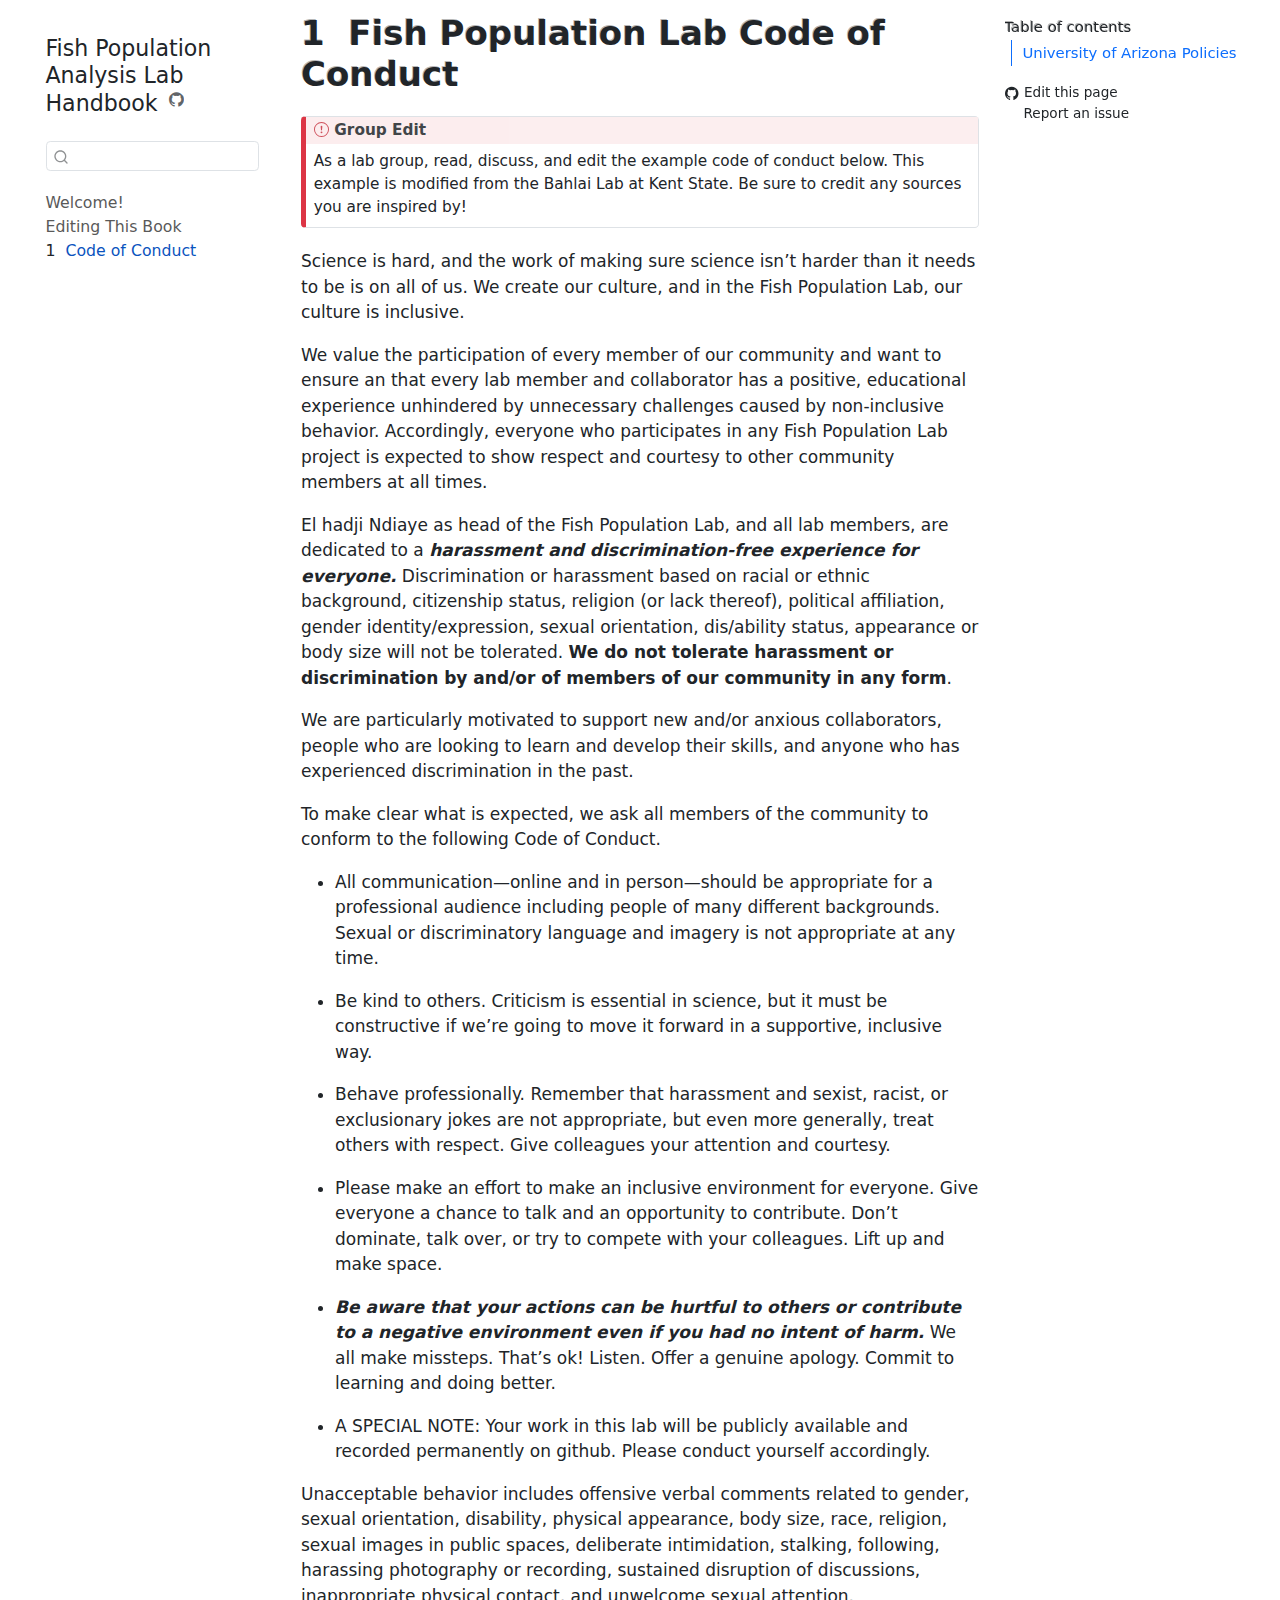
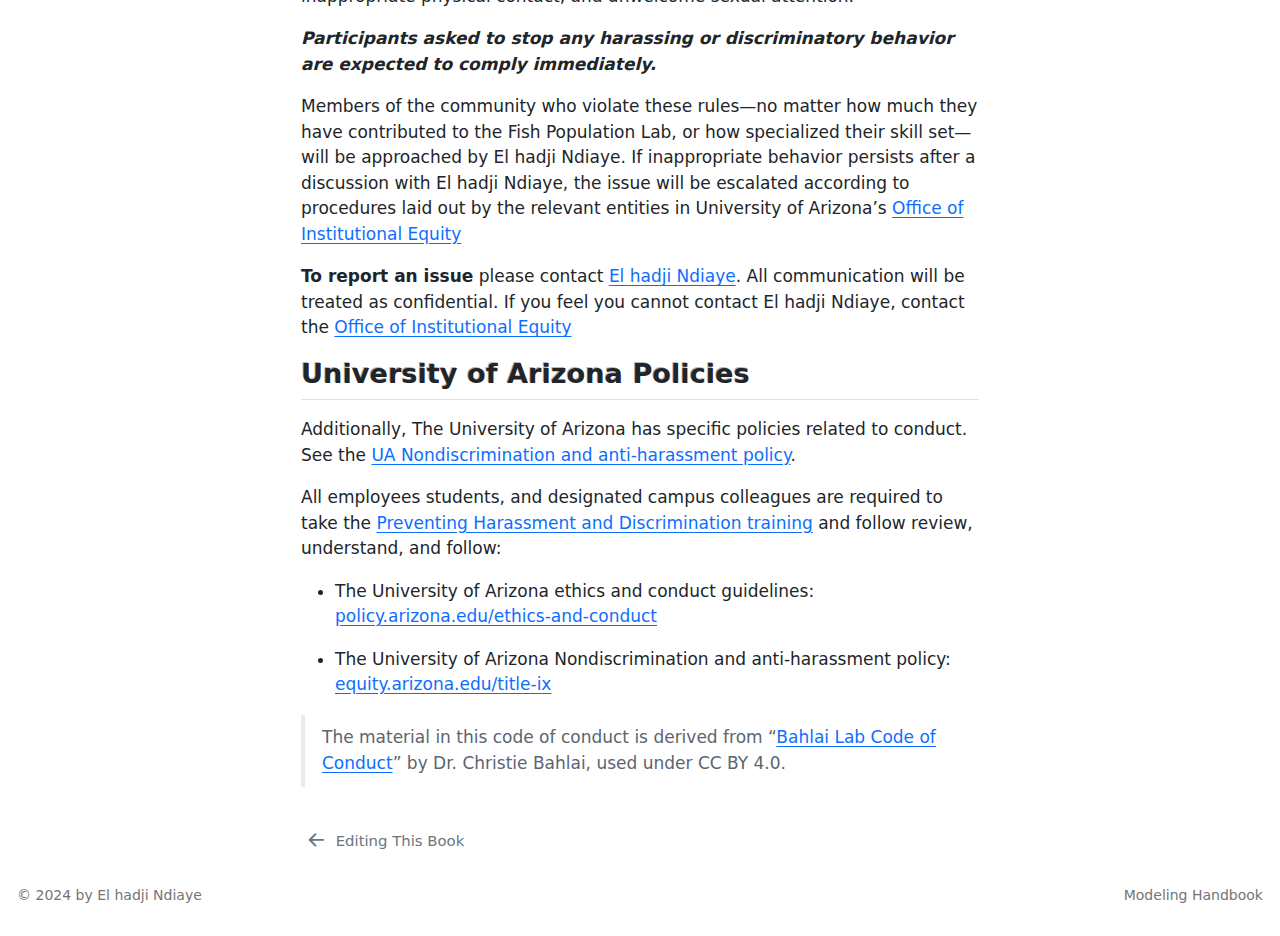
<file: code-of-conduct.html>
<!DOCTYPE html>
<html xmlns="http://www.w3.org/1999/xhtml" lang="en" xml:lang="en"><head>

<meta charset="utf-8">
<meta name="generator" content="quarto-1.6.43">

<meta name="viewport" content="width=device-width, initial-scale=1.0, user-scalable=yes">


<title>1&nbsp; Fish Population Lab Code of Conduct – Fish Population Analysis Lab Handbook</title>
<style>
code{white-space: pre-wrap;}
span.smallcaps{font-variant: small-caps;}
div.columns{display: flex; gap: min(4vw, 1.5em);}
div.column{flex: auto; overflow-x: auto;}
div.hanging-indent{margin-left: 1.5em; text-indent: -1.5em;}
ul.task-list{list-style: none;}
ul.task-list li input[type="checkbox"] {
  width: 0.8em;
  margin: 0 0.8em 0.2em -1em; /* quarto-specific, see https://github.com/quarto-dev/quarto-cli/issues/4556 */ 
  vertical-align: middle;
}
</style>


<script src="site_libs/quarto-nav/quarto-nav.js"></script>
<script src="site_libs/quarto-nav/headroom.min.js"></script>
<script src="site_libs/clipboard/clipboard.min.js"></script>
<script src="site_libs/quarto-search/autocomplete.umd.js"></script>
<script src="site_libs/quarto-search/fuse.min.js"></script>
<script src="site_libs/quarto-search/quarto-search.js"></script>
<meta name="quarto:offset" content="./">
<link href="./contributing.html" rel="prev">
<script src="site_libs/quarto-html/quarto.js"></script>
<script src="site_libs/quarto-html/popper.min.js"></script>
<script src="site_libs/quarto-html/tippy.umd.min.js"></script>
<script src="site_libs/quarto-html/anchor.min.js"></script>
<link href="site_libs/quarto-html/tippy.css" rel="stylesheet">
<link href="site_libs/quarto-html/quarto-syntax-highlighting-d4d76bf8491c20bad77d141916dc28e1.css" rel="stylesheet" id="quarto-text-highlighting-styles">
<script src="site_libs/bootstrap/bootstrap.min.js"></script>
<link href="site_libs/bootstrap/bootstrap-icons.css" rel="stylesheet">
<link href="site_libs/bootstrap/bootstrap-fc1151a43847500ac6ea58c4fce8edda.min.css" rel="stylesheet" append-hash="true" id="quarto-bootstrap" data-mode="light">
<script id="quarto-search-options" type="application/json">{
  "location": "sidebar",
  "copy-button": false,
  "collapse-after": 3,
  "panel-placement": "start",
  "type": "textbox",
  "limit": 50,
  "keyboard-shortcut": [
    "f",
    "/",
    "s"
  ],
  "show-item-context": false,
  "language": {
    "search-no-results-text": "No results",
    "search-matching-documents-text": "matching documents",
    "search-copy-link-title": "Copy link to search",
    "search-hide-matches-text": "Hide additional matches",
    "search-more-match-text": "more match in this document",
    "search-more-matches-text": "more matches in this document",
    "search-clear-button-title": "Clear",
    "search-text-placeholder": "",
    "search-detached-cancel-button-title": "Cancel",
    "search-submit-button-title": "Submit",
    "search-label": "Search"
  }
}</script>


</head>

<body class="nav-sidebar floating">

<div id="quarto-search-results"></div>
  <header id="quarto-header" class="headroom fixed-top">
  <nav class="quarto-secondary-nav">
    <div class="container-fluid d-flex">
      <button type="button" class="quarto-btn-toggle btn" data-bs-toggle="collapse" role="button" data-bs-target=".quarto-sidebar-collapse-item" aria-controls="quarto-sidebar" aria-expanded="false" aria-label="Toggle sidebar navigation" onclick="if (window.quartoToggleHeadroom) { window.quartoToggleHeadroom(); }">
        <i class="bi bi-layout-text-sidebar-reverse"></i>
      </button>
        <nav class="quarto-page-breadcrumbs" aria-label="breadcrumb"><ol class="breadcrumb"><li class="breadcrumb-item"><a href="./code-of-conduct.html"><span class="chapter-number">1</span>&nbsp; <span class="chapter-title">Code of Conduct</span></a></li></ol></nav>
        <a class="flex-grow-1" role="navigation" data-bs-toggle="collapse" data-bs-target=".quarto-sidebar-collapse-item" aria-controls="quarto-sidebar" aria-expanded="false" aria-label="Toggle sidebar navigation" onclick="if (window.quartoToggleHeadroom) { window.quartoToggleHeadroom(); }">      
        </a>
      <button type="button" class="btn quarto-search-button" aria-label="Search" onclick="window.quartoOpenSearch();">
        <i class="bi bi-search"></i>
      </button>
    </div>
  </nav>
</header>
<!-- content -->
<div id="quarto-content" class="quarto-container page-columns page-rows-contents page-layout-article">
<!-- sidebar -->
  <nav id="quarto-sidebar" class="sidebar collapse collapse-horizontal quarto-sidebar-collapse-item sidebar-navigation floating overflow-auto">
    <div class="pt-lg-2 mt-2 text-left sidebar-header">
    <div class="sidebar-title mb-0 py-0">
      <a href="./">Fish Population Analysis Lab Handbook</a> 
        <div class="sidebar-tools-main">
    <a href="https://github.com/Fish-Population-Analysis-Lab/Modeling-Handbook#" title="Source Code" class="quarto-navigation-tool px-1" aria-label="Source Code"><i class="bi bi-github"></i></a>
</div>
    </div>
      </div>
        <div class="mt-2 flex-shrink-0 align-items-center">
        <div class="sidebar-search">
        <div id="quarto-search" class="" title="Search"></div>
        </div>
        </div>
    <div class="sidebar-menu-container"> 
    <ul class="list-unstyled mt-1">
        <li class="sidebar-item">
  <div class="sidebar-item-container"> 
  <a href="./index.html" class="sidebar-item-text sidebar-link">
 <span class="menu-text">Welcome!</span></a>
  </div>
</li>
        <li class="sidebar-item">
  <div class="sidebar-item-container"> 
  <a href="./contributing.html" class="sidebar-item-text sidebar-link">
 <span class="menu-text">Editing This Book</span></a>
  </div>
</li>
        <li class="sidebar-item">
  <div class="sidebar-item-container"> 
  <a href="./code-of-conduct.html" class="sidebar-item-text sidebar-link active">
 <span class="menu-text"><span class="chapter-number">1</span>&nbsp; <span class="chapter-title">Code of Conduct</span></span></a>
  </div>
</li>
    </ul>
    </div>
</nav>
<div id="quarto-sidebar-glass" class="quarto-sidebar-collapse-item" data-bs-toggle="collapse" data-bs-target=".quarto-sidebar-collapse-item"></div>
<!-- margin-sidebar -->
    <div id="quarto-margin-sidebar" class="sidebar margin-sidebar">
        <nav id="TOC" role="doc-toc" class="toc-active">
    <h2 id="toc-title">Table of contents</h2>
   
  <ul>
  <li><a href="#university-of-arizona-policies" id="toc-university-of-arizona-policies" class="nav-link active" data-scroll-target="#university-of-arizona-policies">University of Arizona Policies</a></li>
  </ul>
<div class="toc-actions"><ul><li><a href="https://github.com/Fish-Population-Analysis-Lab/Modeling-Handbook#/edit/main/code-of-conduct.qmd" target="_blank" class="toc-action"><i class="bi bi-github"></i>Edit this page</a></li><li><a href="https://github.com/Fish-Population-Analysis-Lab/Modeling-Handbook#/issues/new" target="_blank" class="toc-action"><i class="bi empty"></i>Report an issue</a></li></ul></div></nav>
    </div>
<!-- main -->
<main class="content" id="quarto-document-content">

<header id="title-block-header" class="quarto-title-block default">
<div class="quarto-title">
<h1 class="title"><span class="chapter-number">1</span>&nbsp; <span class="chapter-title">Fish Population Lab Code of Conduct</span></h1>
</div>



<div class="quarto-title-meta">

    
  
    
  </div>
  


</header>


<div class="callout callout-style-default callout-important callout-titled">
<div class="callout-header d-flex align-content-center">
<div class="callout-icon-container">
<i class="callout-icon"></i>
</div>
<div class="callout-title-container flex-fill">
Group Edit
</div>
</div>
<div class="callout-body-container callout-body">
<p>As a lab group, read, discuss, and edit the example code of conduct below. This example is modified from the Bahlai Lab at Kent State. Be sure to credit any sources you are inspired by!</p>
</div>
</div>
<p>Science is hard, and the work of making sure science isn’t harder than it needs to be is on all of us. We create our culture, and in the Fish Population Lab, our culture is inclusive.</p>
<p>We value the participation of every member of our community and want to ensure an that every lab member and collaborator has a positive, educational experience unhindered by unnecessary challenges caused by non-inclusive behavior. Accordingly, everyone who participates in any Fish Population Lab project is expected to show respect and courtesy to other community members at all times.</p>
<p>El hadji Ndiaye as head of the Fish Population Lab, and all lab members, are dedicated to a <strong><em>harassment and discrimination-free experience for everyone.</em></strong> Discrimination or harassment based on racial or ethnic background, citizenship status, religion (or lack thereof), political affiliation, gender identity/expression, sexual orientation, dis/ability status, appearance or body size will not be tolerated. <strong>We do not tolerate harassment or discrimination by and/or of members of our community in any form</strong>.</p>
<p>We are particularly motivated to support new and/or anxious collaborators, people who are looking to learn and develop their skills, and anyone who has experienced discrimination in the past.</p>
<p>To make clear what is expected, we ask all members of the community to conform to the following Code of Conduct.</p>
<ul>
<li><p>All communication—online and in person—should be appropriate for a professional audience including people of many different backgrounds. Sexual or discriminatory language and imagery is not appropriate at any time.</p></li>
<li><p>Be kind to others. Criticism is essential in science, but it must be constructive if we’re going to move it forward in a supportive, inclusive way.</p></li>
<li><p>Behave professionally. Remember that harassment and sexist, racist, or exclusionary jokes are not appropriate, but even more generally, treat others with respect. Give colleagues your attention and courtesy.</p></li>
<li><p>Please make an effort to make an inclusive environment for everyone. Give everyone a chance to talk and an opportunity to contribute. Don’t dominate, talk over, or try to compete with your colleagues. Lift up and make space.</p></li>
<li><p><strong><em>Be aware that your actions can be hurtful to others or contribute to a negative environment even if you had no intent of harm.</em></strong> We all make missteps. That’s ok! Listen. Offer a genuine apology. Commit to learning and doing better.</p></li>
<li><p>A SPECIAL NOTE: Your work in this lab will be publicly available and recorded permanently on github. Please conduct yourself accordingly.</p></li>
</ul>
<p>Unacceptable behavior includes offensive verbal comments related to gender, sexual orientation, disability, physical appearance, body size, race, religion, sexual images in public spaces, deliberate intimidation, stalking, following, harassing photography or recording, sustained disruption of discussions, inappropriate physical contact, and unwelcome sexual attention.</p>
<p><strong><em>Participants asked to stop any harassing or discriminatory behavior are expected to comply immediately.</em></strong></p>
<p>Members of the community who violate these rules—no matter how much they have contributed to the Fish Population Lab, or how specialized their skill set—will be approached by El hadji Ndiaye. If inappropriate behavior persists after a discussion with El hadji Ndiaye, the issue will be escalated according to procedures laid out by the relevant entities in University of Arizona’s <a href="https://equity.arizona.edu/">Office of Institutional Equity</a></p>
<p><strong>To report an issue</strong> please contact <a href="mailto:elusan2022@gmail.com">El hadji Ndiaye</a>. All communication will be treated as confidential. If you feel you cannot contact El hadji Ndiaye, contact the <a href="https://equity.arizona.edu/reporting">Office of Institutional Equity</a></p>
<section id="university-of-arizona-policies" class="level2">
<h2 class="anchored" data-anchor-id="university-of-arizona-policies">University of Arizona Policies</h2>
<p>Additionally, The University of Arizona has specific policies related to conduct. See the <a href="https://policy.arizona.edu/human-resources/nondiscrimination-and-anti-harassment-policy">UA Nondiscrimination and anti-harassment policy</a>.</p>
<p>All employees students, and designated campus colleagues are required to take the <a href="https://equity.arizona.edu/training/online-training">Preventing Harassment and Discrimination training</a> and follow review, understand, and follow:</p>
<ul>
<li><p>The University of Arizona ethics and conduct guidelines: <a href="https://policy.arizona.edu/ethics-and-conduct">policy.arizona.edu/ethics-and-conduct</a></p></li>
<li><p>The University of Arizona Nondiscrimination and anti-harassment policy: <a href="https://equity.arizona.edu/title-ix">equity.arizona.edu/title-ix</a></p></li>
</ul>
<blockquote class="blockquote">
<p>The material in this code of conduct is derived from “<a href="https://github.com/BahlaiLab/Policies/blob/master/Code_of_conduct.md">Bahlai Lab Code of Conduct</a>” by Dr.&nbsp;Christie Bahlai, used under CC BY 4.0.</p>
</blockquote>


</section>

</main> <!-- /main -->
<script id="quarto-html-after-body" type="application/javascript">
window.document.addEventListener("DOMContentLoaded", function (event) {
  const toggleBodyColorMode = (bsSheetEl) => {
    const mode = bsSheetEl.getAttribute("data-mode");
    const bodyEl = window.document.querySelector("body");
    if (mode === "dark") {
      bodyEl.classList.add("quarto-dark");
      bodyEl.classList.remove("quarto-light");
    } else {
      bodyEl.classList.add("quarto-light");
      bodyEl.classList.remove("quarto-dark");
    }
  }
  const toggleBodyColorPrimary = () => {
    const bsSheetEl = window.document.querySelector("link#quarto-bootstrap");
    if (bsSheetEl) {
      toggleBodyColorMode(bsSheetEl);
    }
  }
  toggleBodyColorPrimary();  
  const icon = "";
  const anchorJS = new window.AnchorJS();
  anchorJS.options = {
    placement: 'right',
    icon: icon
  };
  anchorJS.add('.anchored');
  const isCodeAnnotation = (el) => {
    for (const clz of el.classList) {
      if (clz.startsWith('code-annotation-')) {                     
        return true;
      }
    }
    return false;
  }
  const onCopySuccess = function(e) {
    // button target
    const button = e.trigger;
    // don't keep focus
    button.blur();
    // flash "checked"
    button.classList.add('code-copy-button-checked');
    var currentTitle = button.getAttribute("title");
    button.setAttribute("title", "Copied!");
    let tooltip;
    if (window.bootstrap) {
      button.setAttribute("data-bs-toggle", "tooltip");
      button.setAttribute("data-bs-placement", "left");
      button.setAttribute("data-bs-title", "Copied!");
      tooltip = new bootstrap.Tooltip(button, 
        { trigger: "manual", 
          customClass: "code-copy-button-tooltip",
          offset: [0, -8]});
      tooltip.show();    
    }
    setTimeout(function() {
      if (tooltip) {
        tooltip.hide();
        button.removeAttribute("data-bs-title");
        button.removeAttribute("data-bs-toggle");
        button.removeAttribute("data-bs-placement");
      }
      button.setAttribute("title", currentTitle);
      button.classList.remove('code-copy-button-checked');
    }, 1000);
    // clear code selection
    e.clearSelection();
  }
  const getTextToCopy = function(trigger) {
      const codeEl = trigger.previousElementSibling.cloneNode(true);
      for (const childEl of codeEl.children) {
        if (isCodeAnnotation(childEl)) {
          childEl.remove();
        }
      }
      return codeEl.innerText;
  }
  const clipboard = new window.ClipboardJS('.code-copy-button:not([data-in-quarto-modal])', {
    text: getTextToCopy
  });
  clipboard.on('success', onCopySuccess);
  if (window.document.getElementById('quarto-embedded-source-code-modal')) {
    const clipboardModal = new window.ClipboardJS('.code-copy-button[data-in-quarto-modal]', {
      text: getTextToCopy,
      container: window.document.getElementById('quarto-embedded-source-code-modal')
    });
    clipboardModal.on('success', onCopySuccess);
  }
    var localhostRegex = new RegExp(/^(?:http|https):\/\/localhost\:?[0-9]*\//);
    var mailtoRegex = new RegExp(/^mailto:/);
      var filterRegex = new RegExp('/' + window.location.host + '/');
    var isInternal = (href) => {
        return filterRegex.test(href) || localhostRegex.test(href) || mailtoRegex.test(href);
    }
    // Inspect non-navigation links and adorn them if external
 	var links = window.document.querySelectorAll('a[href]:not(.nav-link):not(.navbar-brand):not(.toc-action):not(.sidebar-link):not(.sidebar-item-toggle):not(.pagination-link):not(.no-external):not([aria-hidden]):not(.dropdown-item):not(.quarto-navigation-tool):not(.about-link)');
    for (var i=0; i<links.length; i++) {
      const link = links[i];
      if (!isInternal(link.href)) {
        // undo the damage that might have been done by quarto-nav.js in the case of
        // links that we want to consider external
        if (link.dataset.originalHref !== undefined) {
          link.href = link.dataset.originalHref;
        }
          // target, if specified
          link.setAttribute("target", "_blank");
          if (link.getAttribute("rel") === null) {
            link.setAttribute("rel", "noopener");
          }
      }
    }
  function tippyHover(el, contentFn, onTriggerFn, onUntriggerFn) {
    const config = {
      allowHTML: true,
      maxWidth: 500,
      delay: 100,
      arrow: false,
      appendTo: function(el) {
          return el.parentElement;
      },
      interactive: true,
      interactiveBorder: 10,
      theme: 'quarto',
      placement: 'bottom-start',
    };
    if (contentFn) {
      config.content = contentFn;
    }
    if (onTriggerFn) {
      config.onTrigger = onTriggerFn;
    }
    if (onUntriggerFn) {
      config.onUntrigger = onUntriggerFn;
    }
    window.tippy(el, config); 
  }
  const noterefs = window.document.querySelectorAll('a[role="doc-noteref"]');
  for (var i=0; i<noterefs.length; i++) {
    const ref = noterefs[i];
    tippyHover(ref, function() {
      // use id or data attribute instead here
      let href = ref.getAttribute('data-footnote-href') || ref.getAttribute('href');
      try { href = new URL(href).hash; } catch {}
      const id = href.replace(/^#\/?/, "");
      const note = window.document.getElementById(id);
      if (note) {
        return note.innerHTML;
      } else {
        return "";
      }
    });
  }
  const xrefs = window.document.querySelectorAll('a.quarto-xref');
  const processXRef = (id, note) => {
    // Strip column container classes
    const stripColumnClz = (el) => {
      el.classList.remove("page-full", "page-columns");
      if (el.children) {
        for (const child of el.children) {
          stripColumnClz(child);
        }
      }
    }
    stripColumnClz(note)
    if (id === null || id.startsWith('sec-')) {
      // Special case sections, only their first couple elements
      const container = document.createElement("div");
      if (note.children && note.children.length > 2) {
        container.appendChild(note.children[0].cloneNode(true));
        for (let i = 1; i < note.children.length; i++) {
          const child = note.children[i];
          if (child.tagName === "P" && child.innerText === "") {
            continue;
          } else {
            container.appendChild(child.cloneNode(true));
            break;
          }
        }
        if (window.Quarto?.typesetMath) {
          window.Quarto.typesetMath(container);
        }
        return container.innerHTML
      } else {
        if (window.Quarto?.typesetMath) {
          window.Quarto.typesetMath(note);
        }
        return note.innerHTML;
      }
    } else {
      // Remove any anchor links if they are present
      const anchorLink = note.querySelector('a.anchorjs-link');
      if (anchorLink) {
        anchorLink.remove();
      }
      if (window.Quarto?.typesetMath) {
        window.Quarto.typesetMath(note);
      }
      if (note.classList.contains("callout")) {
        return note.outerHTML;
      } else {
        return note.innerHTML;
      }
    }
  }
  for (var i=0; i<xrefs.length; i++) {
    const xref = xrefs[i];
    tippyHover(xref, undefined, function(instance) {
      instance.disable();
      let url = xref.getAttribute('href');
      let hash = undefined; 
      if (url.startsWith('#')) {
        hash = url;
      } else {
        try { hash = new URL(url).hash; } catch {}
      }
      if (hash) {
        const id = hash.replace(/^#\/?/, "");
        const note = window.document.getElementById(id);
        if (note !== null) {
          try {
            const html = processXRef(id, note.cloneNode(true));
            instance.setContent(html);
          } finally {
            instance.enable();
            instance.show();
          }
        } else {
          // See if we can fetch this
          fetch(url.split('#')[0])
          .then(res => res.text())
          .then(html => {
            const parser = new DOMParser();
            const htmlDoc = parser.parseFromString(html, "text/html");
            const note = htmlDoc.getElementById(id);
            if (note !== null) {
              const html = processXRef(id, note);
              instance.setContent(html);
            } 
          }).finally(() => {
            instance.enable();
            instance.show();
          });
        }
      } else {
        // See if we can fetch a full url (with no hash to target)
        // This is a special case and we should probably do some content thinning / targeting
        fetch(url)
        .then(res => res.text())
        .then(html => {
          const parser = new DOMParser();
          const htmlDoc = parser.parseFromString(html, "text/html");
          const note = htmlDoc.querySelector('main.content');
          if (note !== null) {
            // This should only happen for chapter cross references
            // (since there is no id in the URL)
            // remove the first header
            if (note.children.length > 0 && note.children[0].tagName === "HEADER") {
              note.children[0].remove();
            }
            const html = processXRef(null, note);
            instance.setContent(html);
          } 
        }).finally(() => {
          instance.enable();
          instance.show();
        });
      }
    }, function(instance) {
    });
  }
      let selectedAnnoteEl;
      const selectorForAnnotation = ( cell, annotation) => {
        let cellAttr = 'data-code-cell="' + cell + '"';
        let lineAttr = 'data-code-annotation="' +  annotation + '"';
        const selector = 'span[' + cellAttr + '][' + lineAttr + ']';
        return selector;
      }
      const selectCodeLines = (annoteEl) => {
        const doc = window.document;
        const targetCell = annoteEl.getAttribute("data-target-cell");
        const targetAnnotation = annoteEl.getAttribute("data-target-annotation");
        const annoteSpan = window.document.querySelector(selectorForAnnotation(targetCell, targetAnnotation));
        const lines = annoteSpan.getAttribute("data-code-lines").split(",");
        const lineIds = lines.map((line) => {
          return targetCell + "-" + line;
        })
        let top = null;
        let height = null;
        let parent = null;
        if (lineIds.length > 0) {
            //compute the position of the single el (top and bottom and make a div)
            const el = window.document.getElementById(lineIds[0]);
            top = el.offsetTop;
            height = el.offsetHeight;
            parent = el.parentElement.parentElement;
          if (lineIds.length > 1) {
            const lastEl = window.document.getElementById(lineIds[lineIds.length - 1]);
            const bottom = lastEl.offsetTop + lastEl.offsetHeight;
            height = bottom - top;
          }
          if (top !== null && height !== null && parent !== null) {
            // cook up a div (if necessary) and position it 
            let div = window.document.getElementById("code-annotation-line-highlight");
            if (div === null) {
              div = window.document.createElement("div");
              div.setAttribute("id", "code-annotation-line-highlight");
              div.style.position = 'absolute';
              parent.appendChild(div);
            }
            div.style.top = top - 2 + "px";
            div.style.height = height + 4 + "px";
            div.style.left = 0;
            let gutterDiv = window.document.getElementById("code-annotation-line-highlight-gutter");
            if (gutterDiv === null) {
              gutterDiv = window.document.createElement("div");
              gutterDiv.setAttribute("id", "code-annotation-line-highlight-gutter");
              gutterDiv.style.position = 'absolute';
              const codeCell = window.document.getElementById(targetCell);
              const gutter = codeCell.querySelector('.code-annotation-gutter');
              gutter.appendChild(gutterDiv);
            }
            gutterDiv.style.top = top - 2 + "px";
            gutterDiv.style.height = height + 4 + "px";
          }
          selectedAnnoteEl = annoteEl;
        }
      };
      const unselectCodeLines = () => {
        const elementsIds = ["code-annotation-line-highlight", "code-annotation-line-highlight-gutter"];
        elementsIds.forEach((elId) => {
          const div = window.document.getElementById(elId);
          if (div) {
            div.remove();
          }
        });
        selectedAnnoteEl = undefined;
      };
        // Handle positioning of the toggle
    window.addEventListener(
      "resize",
      throttle(() => {
        elRect = undefined;
        if (selectedAnnoteEl) {
          selectCodeLines(selectedAnnoteEl);
        }
      }, 10)
    );
    function throttle(fn, ms) {
    let throttle = false;
    let timer;
      return (...args) => {
        if(!throttle) { // first call gets through
            fn.apply(this, args);
            throttle = true;
        } else { // all the others get throttled
            if(timer) clearTimeout(timer); // cancel #2
            timer = setTimeout(() => {
              fn.apply(this, args);
              timer = throttle = false;
            }, ms);
        }
      };
    }
      // Attach click handler to the DT
      const annoteDls = window.document.querySelectorAll('dt[data-target-cell]');
      for (const annoteDlNode of annoteDls) {
        annoteDlNode.addEventListener('click', (event) => {
          const clickedEl = event.target;
          if (clickedEl !== selectedAnnoteEl) {
            unselectCodeLines();
            const activeEl = window.document.querySelector('dt[data-target-cell].code-annotation-active');
            if (activeEl) {
              activeEl.classList.remove('code-annotation-active');
            }
            selectCodeLines(clickedEl);
            clickedEl.classList.add('code-annotation-active');
          } else {
            // Unselect the line
            unselectCodeLines();
            clickedEl.classList.remove('code-annotation-active');
          }
        });
      }
  const findCites = (el) => {
    const parentEl = el.parentElement;
    if (parentEl) {
      const cites = parentEl.dataset.cites;
      if (cites) {
        return {
          el,
          cites: cites.split(' ')
        };
      } else {
        return findCites(el.parentElement)
      }
    } else {
      return undefined;
    }
  };
  var bibliorefs = window.document.querySelectorAll('a[role="doc-biblioref"]');
  for (var i=0; i<bibliorefs.length; i++) {
    const ref = bibliorefs[i];
    const citeInfo = findCites(ref);
    if (citeInfo) {
      tippyHover(citeInfo.el, function() {
        var popup = window.document.createElement('div');
        citeInfo.cites.forEach(function(cite) {
          var citeDiv = window.document.createElement('div');
          citeDiv.classList.add('hanging-indent');
          citeDiv.classList.add('csl-entry');
          var biblioDiv = window.document.getElementById('ref-' + cite);
          if (biblioDiv) {
            citeDiv.innerHTML = biblioDiv.innerHTML;
          }
          popup.appendChild(citeDiv);
        });
        return popup.innerHTML;
      });
    }
  }
});
</script>
<nav class="page-navigation">
  <div class="nav-page nav-page-previous">
      <a href="./contributing.html" class="pagination-link" aria-label="Editing This Book">
        <i class="bi bi-arrow-left-short"></i> <span class="nav-page-text">Editing This Book</span>
      </a>          
  </div>
  <div class="nav-page nav-page-next">
  </div>
</nav>
</div> <!-- /content -->
<footer class="footer">
  <div class="nav-footer">
    <div class="nav-footer-left">
<p>© 2024 by El hadji Ndiaye</p>
</div>   
    <div class="nav-footer-center">
      &nbsp;
    <div class="toc-actions d-sm-block d-md-none"><ul><li><a href="https://github.com/Fish-Population-Analysis-Lab/Modeling-Handbook#/edit/main/code-of-conduct.qmd" target="_blank" class="toc-action"><i class="bi bi-github"></i>Edit this page</a></li><li><a href="https://github.com/Fish-Population-Analysis-Lab/Modeling-Handbook#/issues/new" target="_blank" class="toc-action"><i class="bi empty"></i>Report an issue</a></li></ul></div></div>
    <div class="nav-footer-right">
<p>Modeling Handbook</p>
</div>
  </div>
</footer>




</body></html>
</file>
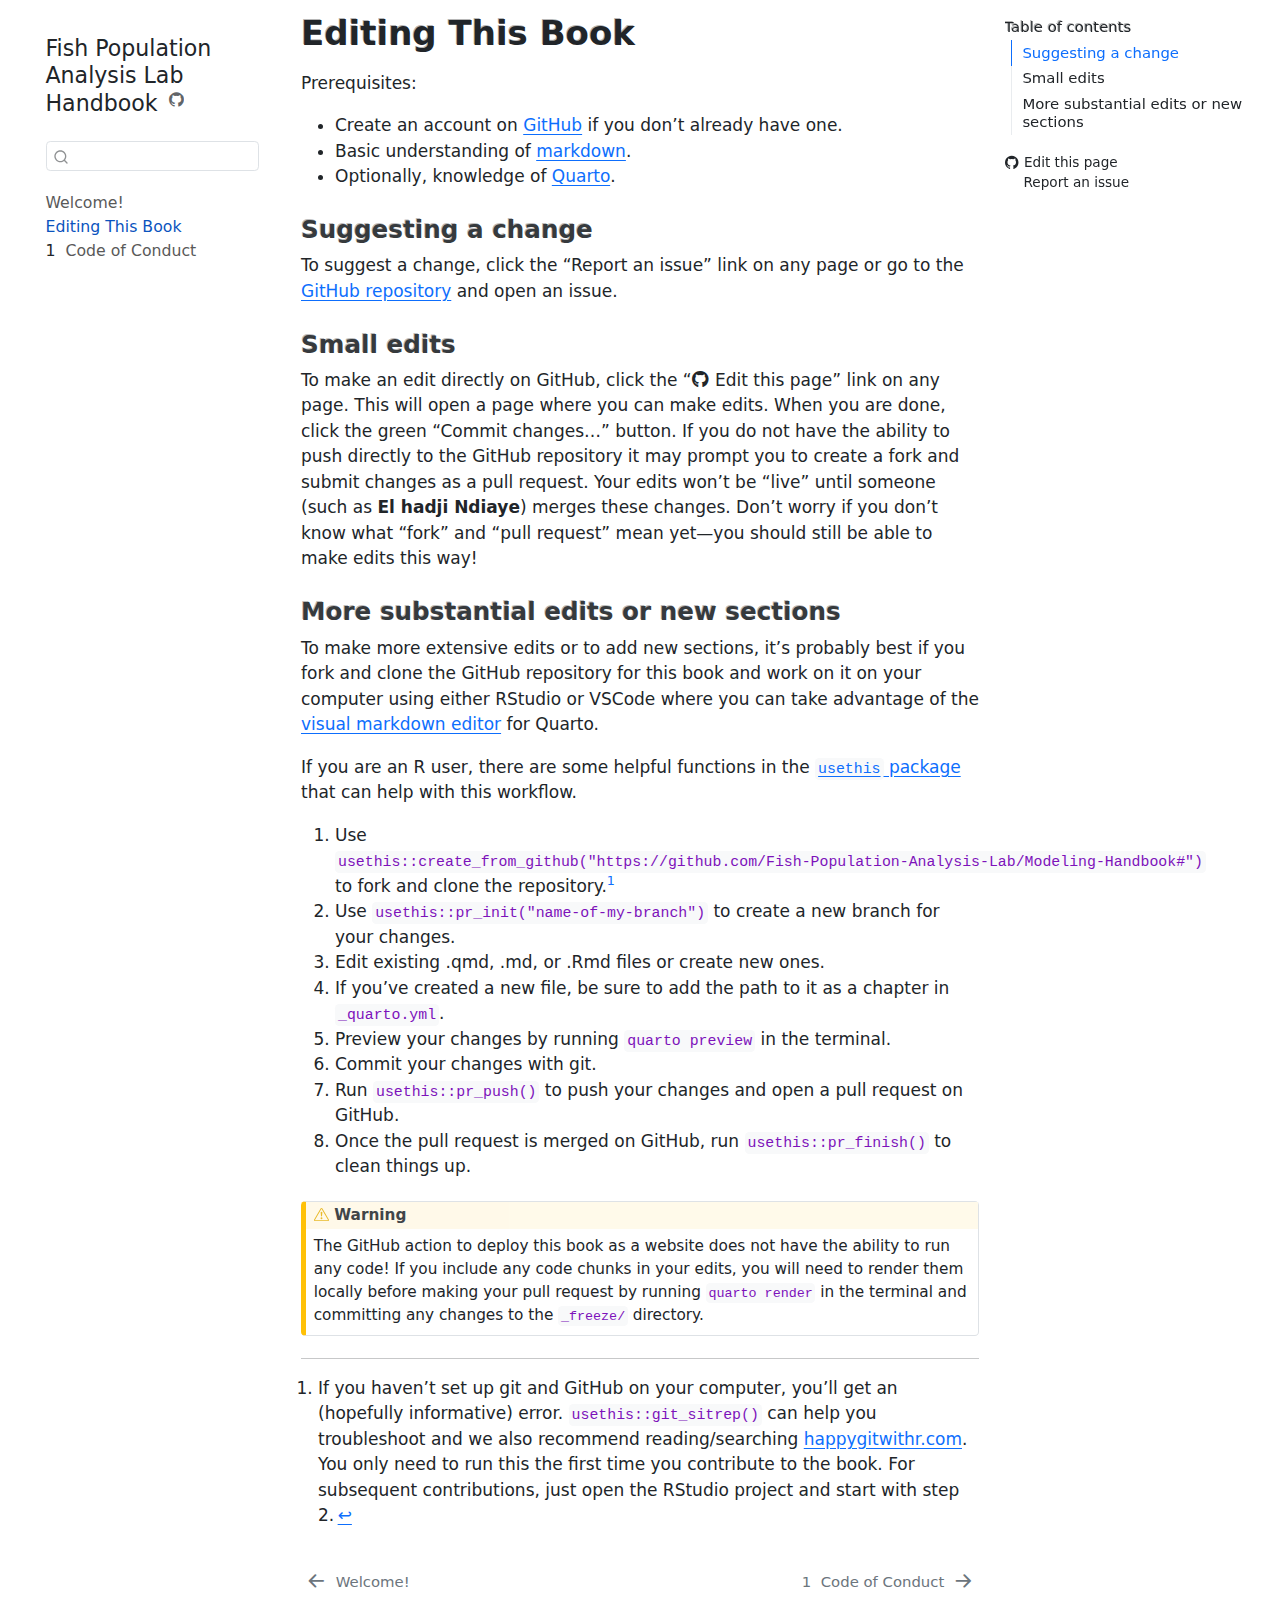
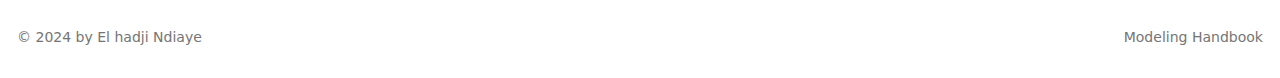
<file: contributing.html>
<!DOCTYPE html>
<html xmlns="http://www.w3.org/1999/xhtml" lang="en" xml:lang="en"><head>

<meta charset="utf-8">
<meta name="generator" content="quarto-1.6.43">

<meta name="viewport" content="width=device-width, initial-scale=1.0, user-scalable=yes">


<title>Editing This Book – Fish Population Analysis Lab Handbook</title>
<style>
code{white-space: pre-wrap;}
span.smallcaps{font-variant: small-caps;}
div.columns{display: flex; gap: min(4vw, 1.5em);}
div.column{flex: auto; overflow-x: auto;}
div.hanging-indent{margin-left: 1.5em; text-indent: -1.5em;}
ul.task-list{list-style: none;}
ul.task-list li input[type="checkbox"] {
  width: 0.8em;
  margin: 0 0.8em 0.2em -1em; /* quarto-specific, see https://github.com/quarto-dev/quarto-cli/issues/4556 */ 
  vertical-align: middle;
}
</style>


<script src="site_libs/quarto-nav/quarto-nav.js"></script>
<script src="site_libs/quarto-nav/headroom.min.js"></script>
<script src="site_libs/clipboard/clipboard.min.js"></script>
<script src="site_libs/quarto-search/autocomplete.umd.js"></script>
<script src="site_libs/quarto-search/fuse.min.js"></script>
<script src="site_libs/quarto-search/quarto-search.js"></script>
<meta name="quarto:offset" content="./">
<link href="./code-of-conduct.html" rel="next">
<link href="./index.html" rel="prev">
<script src="site_libs/quarto-html/quarto.js"></script>
<script src="site_libs/quarto-html/popper.min.js"></script>
<script src="site_libs/quarto-html/tippy.umd.min.js"></script>
<script src="site_libs/quarto-html/anchor.min.js"></script>
<link href="site_libs/quarto-html/tippy.css" rel="stylesheet">
<link href="site_libs/quarto-html/quarto-syntax-highlighting-d4d76bf8491c20bad77d141916dc28e1.css" rel="stylesheet" id="quarto-text-highlighting-styles">
<script src="site_libs/bootstrap/bootstrap.min.js"></script>
<link href="site_libs/bootstrap/bootstrap-icons.css" rel="stylesheet">
<link href="site_libs/bootstrap/bootstrap-fc1151a43847500ac6ea58c4fce8edda.min.css" rel="stylesheet" append-hash="true" id="quarto-bootstrap" data-mode="light">
<link href="site_libs/quarto-contrib/fontawesome6-0.1.0/all.css" rel="stylesheet">
<link href="site_libs/quarto-contrib/fontawesome6-0.1.0/latex-fontsize.css" rel="stylesheet">
<script id="quarto-search-options" type="application/json">{
  "location": "sidebar",
  "copy-button": false,
  "collapse-after": 3,
  "panel-placement": "start",
  "type": "textbox",
  "limit": 50,
  "keyboard-shortcut": [
    "f",
    "/",
    "s"
  ],
  "show-item-context": false,
  "language": {
    "search-no-results-text": "No results",
    "search-matching-documents-text": "matching documents",
    "search-copy-link-title": "Copy link to search",
    "search-hide-matches-text": "Hide additional matches",
    "search-more-match-text": "more match in this document",
    "search-more-matches-text": "more matches in this document",
    "search-clear-button-title": "Clear",
    "search-text-placeholder": "",
    "search-detached-cancel-button-title": "Cancel",
    "search-submit-button-title": "Submit",
    "search-label": "Search"
  }
}</script>


</head>

<body class="nav-sidebar floating">

<div id="quarto-search-results"></div>
  <header id="quarto-header" class="headroom fixed-top">
  <nav class="quarto-secondary-nav">
    <div class="container-fluid d-flex">
      <button type="button" class="quarto-btn-toggle btn" data-bs-toggle="collapse" role="button" data-bs-target=".quarto-sidebar-collapse-item" aria-controls="quarto-sidebar" aria-expanded="false" aria-label="Toggle sidebar navigation" onclick="if (window.quartoToggleHeadroom) { window.quartoToggleHeadroom(); }">
        <i class="bi bi-layout-text-sidebar-reverse"></i>
      </button>
        <nav class="quarto-page-breadcrumbs" aria-label="breadcrumb"><ol class="breadcrumb"><li class="breadcrumb-item"><a href="./contributing.html">Editing This Book</a></li></ol></nav>
        <a class="flex-grow-1" role="navigation" data-bs-toggle="collapse" data-bs-target=".quarto-sidebar-collapse-item" aria-controls="quarto-sidebar" aria-expanded="false" aria-label="Toggle sidebar navigation" onclick="if (window.quartoToggleHeadroom) { window.quartoToggleHeadroom(); }">      
        </a>
      <button type="button" class="btn quarto-search-button" aria-label="Search" onclick="window.quartoOpenSearch();">
        <i class="bi bi-search"></i>
      </button>
    </div>
  </nav>
</header>
<!-- content -->
<div id="quarto-content" class="quarto-container page-columns page-rows-contents page-layout-article">
<!-- sidebar -->
  <nav id="quarto-sidebar" class="sidebar collapse collapse-horizontal quarto-sidebar-collapse-item sidebar-navigation floating overflow-auto">
    <div class="pt-lg-2 mt-2 text-left sidebar-header">
    <div class="sidebar-title mb-0 py-0">
      <a href="./">Fish Population Analysis Lab Handbook</a> 
        <div class="sidebar-tools-main">
    <a href="https://github.com/Fish-Population-Analysis-Lab/Modeling-Handbook#" title="Source Code" class="quarto-navigation-tool px-1" aria-label="Source Code"><i class="bi bi-github"></i></a>
</div>
    </div>
      </div>
        <div class="mt-2 flex-shrink-0 align-items-center">
        <div class="sidebar-search">
        <div id="quarto-search" class="" title="Search"></div>
        </div>
        </div>
    <div class="sidebar-menu-container"> 
    <ul class="list-unstyled mt-1">
        <li class="sidebar-item">
  <div class="sidebar-item-container"> 
  <a href="./index.html" class="sidebar-item-text sidebar-link">
 <span class="menu-text">Welcome!</span></a>
  </div>
</li>
        <li class="sidebar-item">
  <div class="sidebar-item-container"> 
  <a href="./contributing.html" class="sidebar-item-text sidebar-link active">
 <span class="menu-text">Editing This Book</span></a>
  </div>
</li>
        <li class="sidebar-item">
  <div class="sidebar-item-container"> 
  <a href="./code-of-conduct.html" class="sidebar-item-text sidebar-link">
 <span class="menu-text"><span class="chapter-number">1</span>&nbsp; <span class="chapter-title">Code of Conduct</span></span></a>
  </div>
</li>
    </ul>
    </div>
</nav>
<div id="quarto-sidebar-glass" class="quarto-sidebar-collapse-item" data-bs-toggle="collapse" data-bs-target=".quarto-sidebar-collapse-item"></div>
<!-- margin-sidebar -->
    <div id="quarto-margin-sidebar" class="sidebar margin-sidebar">
        <nav id="TOC" role="doc-toc" class="toc-active">
    <h2 id="toc-title">Table of contents</h2>
   
  <ul>
  <li><a href="#suggesting-a-change" id="toc-suggesting-a-change" class="nav-link active" data-scroll-target="#suggesting-a-change">Suggesting a change</a></li>
  <li><a href="#small-edits" id="toc-small-edits" class="nav-link" data-scroll-target="#small-edits">Small edits</a></li>
  <li><a href="#more-substantial-edits-or-new-sections" id="toc-more-substantial-edits-or-new-sections" class="nav-link" data-scroll-target="#more-substantial-edits-or-new-sections">More substantial edits or new sections</a></li>
  </ul>
<div class="toc-actions"><ul><li><a href="https://github.com/Fish-Population-Analysis-Lab/Modeling-Handbook#/edit/main/contributing.qmd" target="_blank" class="toc-action"><i class="bi bi-github"></i>Edit this page</a></li><li><a href="https://github.com/Fish-Population-Analysis-Lab/Modeling-Handbook#/issues/new" target="_blank" class="toc-action"><i class="bi empty"></i>Report an issue</a></li></ul></div></nav>
    </div>
<!-- main -->
<main class="content" id="quarto-document-content">

<header id="title-block-header" class="quarto-title-block default">
<div class="quarto-title">
<h1 class="title">Editing This Book</h1>
</div>



<div class="quarto-title-meta">

    
  
    
  </div>
  


</header>


<p>Prerequisites:</p>
<ul>
<li>Create an account on <a href="https://github.com/">GitHub</a> if you don’t already have one.</li>
<li>Basic understanding of <a href="https://quarto.org/docs/authoring/markdown-basics.html">markdown</a>.</li>
<li>Optionally, knowledge of <a href="https://quarto.org/">Quarto</a>.</li>
</ul>
<section id="suggesting-a-change" class="level3">
<h3 class="anchored" data-anchor-id="suggesting-a-change">Suggesting a change</h3>
<p>To suggest a change, click the “Report an issue” link on any page or go to the <a href="https://github.com/Fish-Population-Analysis-Lab/Modeling-Handbook#">GitHub repository</a> and open an issue.</p>
</section>
<section id="small-edits" class="level3">
<h3 class="anchored" data-anchor-id="small-edits">Small edits</h3>
<p>To make an edit directly on GitHub, click the “<i class="fa-brands fa-github" aria-label="github"></i> Edit this page” link on any page. This will open a page where you can make edits. When you are done, click the green “Commit changes…” button. If you do not have the ability to push directly to the GitHub repository it may prompt you to create a fork and submit changes as a pull request. Your edits won’t be “live” until someone (such as <strong>El hadji Ndiaye</strong>) merges these changes. Don’t worry if you don’t know what “fork” and “pull request” mean yet—you should still be able to make edits this way!</p>
</section>
<section id="more-substantial-edits-or-new-sections" class="level3">
<h3 class="anchored" data-anchor-id="more-substantial-edits-or-new-sections">More substantial edits or new sections</h3>
<p>To make more extensive edits or to add new sections, it’s probably best if you fork and clone the GitHub repository for this book and work on it on your computer using either RStudio or VSCode where you can take advantage of the <a href="https://quarto.org/docs/visual-editor/">visual markdown editor</a> for Quarto.</p>
<p>If you are an R user, there are some helpful functions in the <a href="https://usethis.r-lib.org/index.html"><code>usethis</code> package</a> that can help with this workflow.</p>
<ol type="1">
<li>Use <code>usethis::create_from_github("https://github.com/Fish-Population-Analysis-Lab/Modeling-Handbook#")</code> to fork and clone the repository.<a href="#fn1" class="footnote-ref" id="fnref1" role="doc-noteref"><sup>1</sup></a></li>
<li>Use <code>usethis::pr_init("name-of-my-branch")</code> to create a new branch for your changes.</li>
<li>Edit existing .qmd, .md, or .Rmd files or create new ones.</li>
<li>If you’ve created a new file, be sure to add the path to it as a chapter in <code>_quarto.yml</code>.</li>
<li>Preview your changes by running <code>quarto preview</code> in the terminal.</li>
<li>Commit your changes with git.</li>
<li>Run <code>usethis::pr_push()</code> to push your changes and open a pull request on GitHub.</li>
<li>Once the pull request is merged on GitHub, run <code>usethis::pr_finish()</code> to clean things up.</li>
</ol>
<div class="callout callout-style-default callout-warning callout-titled">
<div class="callout-header d-flex align-content-center">
<div class="callout-icon-container">
<i class="callout-icon"></i>
</div>
<div class="callout-title-container flex-fill">
Warning
</div>
</div>
<div class="callout-body-container callout-body">
<p>The GitHub action to deploy this book as a website does not have the ability to run any code! If you include any code chunks in your edits, you will need to render them locally before making your pull request by running <code>quarto render</code> in the terminal and committing any changes to the <code>_freeze/</code> directory.</p>
</div>
</div>


</section>
<section id="footnotes" class="footnotes footnotes-end-of-document" role="doc-endnotes">
<hr>
<ol>
<li id="fn1"><p>If you haven’t set up git and GitHub on your computer, you’ll get an (hopefully informative) error. <code>usethis::git_sitrep()</code> can help you troubleshoot and we also recommend reading/searching <a href="https://happygitwithr.com/">happygitwithr.com</a>. You only need to run this the first time you contribute to the book. For subsequent contributions, just open the RStudio project and start with step 2.<a href="#fnref1" class="footnote-back" role="doc-backlink">↩︎</a></p></li>
</ol>
</section>

</main> <!-- /main -->
<script id="quarto-html-after-body" type="application/javascript">
window.document.addEventListener("DOMContentLoaded", function (event) {
  const toggleBodyColorMode = (bsSheetEl) => {
    const mode = bsSheetEl.getAttribute("data-mode");
    const bodyEl = window.document.querySelector("body");
    if (mode === "dark") {
      bodyEl.classList.add("quarto-dark");
      bodyEl.classList.remove("quarto-light");
    } else {
      bodyEl.classList.add("quarto-light");
      bodyEl.classList.remove("quarto-dark");
    }
  }
  const toggleBodyColorPrimary = () => {
    const bsSheetEl = window.document.querySelector("link#quarto-bootstrap");
    if (bsSheetEl) {
      toggleBodyColorMode(bsSheetEl);
    }
  }
  toggleBodyColorPrimary();  
  const icon = "";
  const anchorJS = new window.AnchorJS();
  anchorJS.options = {
    placement: 'right',
    icon: icon
  };
  anchorJS.add('.anchored');
  const isCodeAnnotation = (el) => {
    for (const clz of el.classList) {
      if (clz.startsWith('code-annotation-')) {                     
        return true;
      }
    }
    return false;
  }
  const onCopySuccess = function(e) {
    // button target
    const button = e.trigger;
    // don't keep focus
    button.blur();
    // flash "checked"
    button.classList.add('code-copy-button-checked');
    var currentTitle = button.getAttribute("title");
    button.setAttribute("title", "Copied!");
    let tooltip;
    if (window.bootstrap) {
      button.setAttribute("data-bs-toggle", "tooltip");
      button.setAttribute("data-bs-placement", "left");
      button.setAttribute("data-bs-title", "Copied!");
      tooltip = new bootstrap.Tooltip(button, 
        { trigger: "manual", 
          customClass: "code-copy-button-tooltip",
          offset: [0, -8]});
      tooltip.show();    
    }
    setTimeout(function() {
      if (tooltip) {
        tooltip.hide();
        button.removeAttribute("data-bs-title");
        button.removeAttribute("data-bs-toggle");
        button.removeAttribute("data-bs-placement");
      }
      button.setAttribute("title", currentTitle);
      button.classList.remove('code-copy-button-checked');
    }, 1000);
    // clear code selection
    e.clearSelection();
  }
  const getTextToCopy = function(trigger) {
      const codeEl = trigger.previousElementSibling.cloneNode(true);
      for (const childEl of codeEl.children) {
        if (isCodeAnnotation(childEl)) {
          childEl.remove();
        }
      }
      return codeEl.innerText;
  }
  const clipboard = new window.ClipboardJS('.code-copy-button:not([data-in-quarto-modal])', {
    text: getTextToCopy
  });
  clipboard.on('success', onCopySuccess);
  if (window.document.getElementById('quarto-embedded-source-code-modal')) {
    const clipboardModal = new window.ClipboardJS('.code-copy-button[data-in-quarto-modal]', {
      text: getTextToCopy,
      container: window.document.getElementById('quarto-embedded-source-code-modal')
    });
    clipboardModal.on('success', onCopySuccess);
  }
    var localhostRegex = new RegExp(/^(?:http|https):\/\/localhost\:?[0-9]*\//);
    var mailtoRegex = new RegExp(/^mailto:/);
      var filterRegex = new RegExp('/' + window.location.host + '/');
    var isInternal = (href) => {
        return filterRegex.test(href) || localhostRegex.test(href) || mailtoRegex.test(href);
    }
    // Inspect non-navigation links and adorn them if external
 	var links = window.document.querySelectorAll('a[href]:not(.nav-link):not(.navbar-brand):not(.toc-action):not(.sidebar-link):not(.sidebar-item-toggle):not(.pagination-link):not(.no-external):not([aria-hidden]):not(.dropdown-item):not(.quarto-navigation-tool):not(.about-link)');
    for (var i=0; i<links.length; i++) {
      const link = links[i];
      if (!isInternal(link.href)) {
        // undo the damage that might have been done by quarto-nav.js in the case of
        // links that we want to consider external
        if (link.dataset.originalHref !== undefined) {
          link.href = link.dataset.originalHref;
        }
          // target, if specified
          link.setAttribute("target", "_blank");
          if (link.getAttribute("rel") === null) {
            link.setAttribute("rel", "noopener");
          }
      }
    }
  function tippyHover(el, contentFn, onTriggerFn, onUntriggerFn) {
    const config = {
      allowHTML: true,
      maxWidth: 500,
      delay: 100,
      arrow: false,
      appendTo: function(el) {
          return el.parentElement;
      },
      interactive: true,
      interactiveBorder: 10,
      theme: 'quarto',
      placement: 'bottom-start',
    };
    if (contentFn) {
      config.content = contentFn;
    }
    if (onTriggerFn) {
      config.onTrigger = onTriggerFn;
    }
    if (onUntriggerFn) {
      config.onUntrigger = onUntriggerFn;
    }
    window.tippy(el, config); 
  }
  const noterefs = window.document.querySelectorAll('a[role="doc-noteref"]');
  for (var i=0; i<noterefs.length; i++) {
    const ref = noterefs[i];
    tippyHover(ref, function() {
      // use id or data attribute instead here
      let href = ref.getAttribute('data-footnote-href') || ref.getAttribute('href');
      try { href = new URL(href).hash; } catch {}
      const id = href.replace(/^#\/?/, "");
      const note = window.document.getElementById(id);
      if (note) {
        return note.innerHTML;
      } else {
        return "";
      }
    });
  }
  const xrefs = window.document.querySelectorAll('a.quarto-xref');
  const processXRef = (id, note) => {
    // Strip column container classes
    const stripColumnClz = (el) => {
      el.classList.remove("page-full", "page-columns");
      if (el.children) {
        for (const child of el.children) {
          stripColumnClz(child);
        }
      }
    }
    stripColumnClz(note)
    if (id === null || id.startsWith('sec-')) {
      // Special case sections, only their first couple elements
      const container = document.createElement("div");
      if (note.children && note.children.length > 2) {
        container.appendChild(note.children[0].cloneNode(true));
        for (let i = 1; i < note.children.length; i++) {
          const child = note.children[i];
          if (child.tagName === "P" && child.innerText === "") {
            continue;
          } else {
            container.appendChild(child.cloneNode(true));
            break;
          }
        }
        if (window.Quarto?.typesetMath) {
          window.Quarto.typesetMath(container);
        }
        return container.innerHTML
      } else {
        if (window.Quarto?.typesetMath) {
          window.Quarto.typesetMath(note);
        }
        return note.innerHTML;
      }
    } else {
      // Remove any anchor links if they are present
      const anchorLink = note.querySelector('a.anchorjs-link');
      if (anchorLink) {
        anchorLink.remove();
      }
      if (window.Quarto?.typesetMath) {
        window.Quarto.typesetMath(note);
      }
      if (note.classList.contains("callout")) {
        return note.outerHTML;
      } else {
        return note.innerHTML;
      }
    }
  }
  for (var i=0; i<xrefs.length; i++) {
    const xref = xrefs[i];
    tippyHover(xref, undefined, function(instance) {
      instance.disable();
      let url = xref.getAttribute('href');
      let hash = undefined; 
      if (url.startsWith('#')) {
        hash = url;
      } else {
        try { hash = new URL(url).hash; } catch {}
      }
      if (hash) {
        const id = hash.replace(/^#\/?/, "");
        const note = window.document.getElementById(id);
        if (note !== null) {
          try {
            const html = processXRef(id, note.cloneNode(true));
            instance.setContent(html);
          } finally {
            instance.enable();
            instance.show();
          }
        } else {
          // See if we can fetch this
          fetch(url.split('#')[0])
          .then(res => res.text())
          .then(html => {
            const parser = new DOMParser();
            const htmlDoc = parser.parseFromString(html, "text/html");
            const note = htmlDoc.getElementById(id);
            if (note !== null) {
              const html = processXRef(id, note);
              instance.setContent(html);
            } 
          }).finally(() => {
            instance.enable();
            instance.show();
          });
        }
      } else {
        // See if we can fetch a full url (with no hash to target)
        // This is a special case and we should probably do some content thinning / targeting
        fetch(url)
        .then(res => res.text())
        .then(html => {
          const parser = new DOMParser();
          const htmlDoc = parser.parseFromString(html, "text/html");
          const note = htmlDoc.querySelector('main.content');
          if (note !== null) {
            // This should only happen for chapter cross references
            // (since there is no id in the URL)
            // remove the first header
            if (note.children.length > 0 && note.children[0].tagName === "HEADER") {
              note.children[0].remove();
            }
            const html = processXRef(null, note);
            instance.setContent(html);
          } 
        }).finally(() => {
          instance.enable();
          instance.show();
        });
      }
    }, function(instance) {
    });
  }
      let selectedAnnoteEl;
      const selectorForAnnotation = ( cell, annotation) => {
        let cellAttr = 'data-code-cell="' + cell + '"';
        let lineAttr = 'data-code-annotation="' +  annotation + '"';
        const selector = 'span[' + cellAttr + '][' + lineAttr + ']';
        return selector;
      }
      const selectCodeLines = (annoteEl) => {
        const doc = window.document;
        const targetCell = annoteEl.getAttribute("data-target-cell");
        const targetAnnotation = annoteEl.getAttribute("data-target-annotation");
        const annoteSpan = window.document.querySelector(selectorForAnnotation(targetCell, targetAnnotation));
        const lines = annoteSpan.getAttribute("data-code-lines").split(",");
        const lineIds = lines.map((line) => {
          return targetCell + "-" + line;
        })
        let top = null;
        let height = null;
        let parent = null;
        if (lineIds.length > 0) {
            //compute the position of the single el (top and bottom and make a div)
            const el = window.document.getElementById(lineIds[0]);
            top = el.offsetTop;
            height = el.offsetHeight;
            parent = el.parentElement.parentElement;
          if (lineIds.length > 1) {
            const lastEl = window.document.getElementById(lineIds[lineIds.length - 1]);
            const bottom = lastEl.offsetTop + lastEl.offsetHeight;
            height = bottom - top;
          }
          if (top !== null && height !== null && parent !== null) {
            // cook up a div (if necessary) and position it 
            let div = window.document.getElementById("code-annotation-line-highlight");
            if (div === null) {
              div = window.document.createElement("div");
              div.setAttribute("id", "code-annotation-line-highlight");
              div.style.position = 'absolute';
              parent.appendChild(div);
            }
            div.style.top = top - 2 + "px";
            div.style.height = height + 4 + "px";
            div.style.left = 0;
            let gutterDiv = window.document.getElementById("code-annotation-line-highlight-gutter");
            if (gutterDiv === null) {
              gutterDiv = window.document.createElement("div");
              gutterDiv.setAttribute("id", "code-annotation-line-highlight-gutter");
              gutterDiv.style.position = 'absolute';
              const codeCell = window.document.getElementById(targetCell);
              const gutter = codeCell.querySelector('.code-annotation-gutter');
              gutter.appendChild(gutterDiv);
            }
            gutterDiv.style.top = top - 2 + "px";
            gutterDiv.style.height = height + 4 + "px";
          }
          selectedAnnoteEl = annoteEl;
        }
      };
      const unselectCodeLines = () => {
        const elementsIds = ["code-annotation-line-highlight", "code-annotation-line-highlight-gutter"];
        elementsIds.forEach((elId) => {
          const div = window.document.getElementById(elId);
          if (div) {
            div.remove();
          }
        });
        selectedAnnoteEl = undefined;
      };
        // Handle positioning of the toggle
    window.addEventListener(
      "resize",
      throttle(() => {
        elRect = undefined;
        if (selectedAnnoteEl) {
          selectCodeLines(selectedAnnoteEl);
        }
      }, 10)
    );
    function throttle(fn, ms) {
    let throttle = false;
    let timer;
      return (...args) => {
        if(!throttle) { // first call gets through
            fn.apply(this, args);
            throttle = true;
        } else { // all the others get throttled
            if(timer) clearTimeout(timer); // cancel #2
            timer = setTimeout(() => {
              fn.apply(this, args);
              timer = throttle = false;
            }, ms);
        }
      };
    }
      // Attach click handler to the DT
      const annoteDls = window.document.querySelectorAll('dt[data-target-cell]');
      for (const annoteDlNode of annoteDls) {
        annoteDlNode.addEventListener('click', (event) => {
          const clickedEl = event.target;
          if (clickedEl !== selectedAnnoteEl) {
            unselectCodeLines();
            const activeEl = window.document.querySelector('dt[data-target-cell].code-annotation-active');
            if (activeEl) {
              activeEl.classList.remove('code-annotation-active');
            }
            selectCodeLines(clickedEl);
            clickedEl.classList.add('code-annotation-active');
          } else {
            // Unselect the line
            unselectCodeLines();
            clickedEl.classList.remove('code-annotation-active');
          }
        });
      }
  const findCites = (el) => {
    const parentEl = el.parentElement;
    if (parentEl) {
      const cites = parentEl.dataset.cites;
      if (cites) {
        return {
          el,
          cites: cites.split(' ')
        };
      } else {
        return findCites(el.parentElement)
      }
    } else {
      return undefined;
    }
  };
  var bibliorefs = window.document.querySelectorAll('a[role="doc-biblioref"]');
  for (var i=0; i<bibliorefs.length; i++) {
    const ref = bibliorefs[i];
    const citeInfo = findCites(ref);
    if (citeInfo) {
      tippyHover(citeInfo.el, function() {
        var popup = window.document.createElement('div');
        citeInfo.cites.forEach(function(cite) {
          var citeDiv = window.document.createElement('div');
          citeDiv.classList.add('hanging-indent');
          citeDiv.classList.add('csl-entry');
          var biblioDiv = window.document.getElementById('ref-' + cite);
          if (biblioDiv) {
            citeDiv.innerHTML = biblioDiv.innerHTML;
          }
          popup.appendChild(citeDiv);
        });
        return popup.innerHTML;
      });
    }
  }
});
</script>
<nav class="page-navigation">
  <div class="nav-page nav-page-previous">
      <a href="./index.html" class="pagination-link" aria-label="Welcome!">
        <i class="bi bi-arrow-left-short"></i> <span class="nav-page-text">Welcome!</span>
      </a>          
  </div>
  <div class="nav-page nav-page-next">
      <a href="./code-of-conduct.html" class="pagination-link" aria-label="Code of Conduct">
        <span class="nav-page-text"><span class="chapter-number">1</span>&nbsp; <span class="chapter-title">Code of Conduct</span></span> <i class="bi bi-arrow-right-short"></i>
      </a>
  </div>
</nav>
</div> <!-- /content -->
<footer class="footer">
  <div class="nav-footer">
    <div class="nav-footer-left">
<p>© 2024 by El hadji Ndiaye</p>
</div>   
    <div class="nav-footer-center">
      &nbsp;
    <div class="toc-actions d-sm-block d-md-none"><ul><li><a href="https://github.com/Fish-Population-Analysis-Lab/Modeling-Handbook#/edit/main/contributing.qmd" target="_blank" class="toc-action"><i class="bi bi-github"></i>Edit this page</a></li><li><a href="https://github.com/Fish-Population-Analysis-Lab/Modeling-Handbook#/issues/new" target="_blank" class="toc-action"><i class="bi empty"></i>Report an issue</a></li></ul></div></div>
    <div class="nav-footer-right">
<p>Modeling Handbook</p>
</div>
  </div>
</footer>




</body></html>
</file>
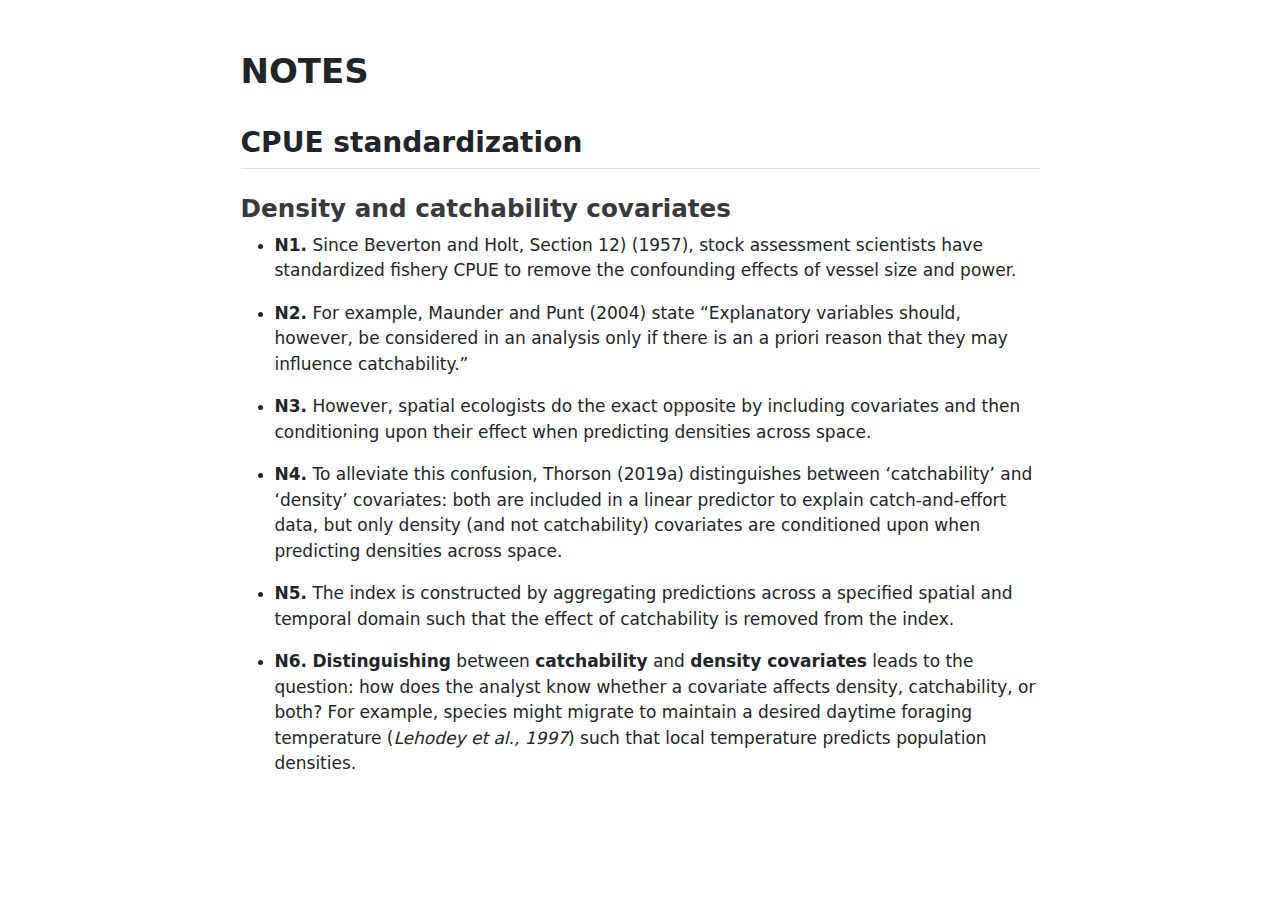
<file: NOTES.html>
<!DOCTYPE html>
<html xmlns="http://www.w3.org/1999/xhtml" lang="en" xml:lang="en"><head>

<meta charset="utf-8">
<meta name="generator" content="quarto-1.7.20">

<meta name="viewport" content="width=device-width, initial-scale=1.0, user-scalable=yes">


<title>notes</title>
<style>
code{white-space: pre-wrap;}
span.smallcaps{font-variant: small-caps;}
div.columns{display: flex; gap: min(4vw, 1.5em);}
div.column{flex: auto; overflow-x: auto;}
div.hanging-indent{margin-left: 1.5em; text-indent: -1.5em;}
ul.task-list{list-style: none;}
ul.task-list li input[type="checkbox"] {
  width: 0.8em;
  margin: 0 0.8em 0.2em -1em; /* quarto-specific, see https://github.com/quarto-dev/quarto-cli/issues/4556 */ 
  vertical-align: middle;
}
</style>


<script src="NOTES_files/libs/clipboard/clipboard.min.js"></script>
<script src="NOTES_files/libs/quarto-html/quarto.js" type="module"></script>
<script src="NOTES_files/libs/quarto-html/tabsets/tabsets.js" type="module"></script>
<script src="NOTES_files/libs/quarto-html/popper.min.js"></script>
<script src="NOTES_files/libs/quarto-html/tippy.umd.min.js"></script>
<script src="NOTES_files/libs/quarto-html/anchor.min.js"></script>
<link href="NOTES_files/libs/quarto-html/tippy.css" rel="stylesheet">
<link href="NOTES_files/libs/quarto-html/quarto-syntax-highlighting-6bb072e51ab976e338d8fd19b221fbe5.css" rel="stylesheet" id="quarto-text-highlighting-styles">
<script src="NOTES_files/libs/bootstrap/bootstrap.min.js"></script>
<link href="NOTES_files/libs/bootstrap/bootstrap-icons.css" rel="stylesheet">
<link href="NOTES_files/libs/bootstrap/bootstrap-be9206a58a27969b3ea3001da8f26fef.min.css" rel="stylesheet" append-hash="true" id="quarto-bootstrap" data-mode="light">


</head>

<body class="fullcontent quarto-light">

<div id="quarto-content" class="page-columns page-rows-contents page-layout-article">

<main class="content" id="quarto-document-content">




<section id="notes" class="level1">
<h1>NOTES</h1>
<section id="cpue-standardization" class="level2">
<h2 class="anchored" data-anchor-id="cpue-standardization">CPUE standardization</h2>
<section id="density-and-catchability-covariates" class="level3">
<h3 class="anchored" data-anchor-id="density-and-catchability-covariates">Density and catchability covariates</h3>
<ul>
<li><p><strong>N1.</strong> Since Beverton and Holt, Section 12) (1957), stock assessment scientists have standardized fishery CPUE to remove the confounding effects of vessel size and power.</p></li>
<li><p><strong>N2.</strong> For example, Maunder and Punt (2004) state “Explanatory variables should, however, be considered in an analysis only if there is an a priori reason that they may influence catchability.”</p></li>
<li><p><strong>N3.</strong> However, spatial ecologists do the exact opposite by including covariates and then conditioning upon their effect when predicting densities across space.</p></li>
<li><p><strong>N4.</strong> To alleviate this confusion, Thorson (2019a) distinguishes between ‘catchability’ and ‘density’ covariates: both are included in a linear predictor to explain catch-and-effort data, but only density (and not catchability) covariates are conditioned upon when predicting densities across space.</p></li>
<li><p><strong>N5.</strong> The index is constructed by aggregating predictions across a specified spatial and temporal domain such that the effect of catchability is removed from the index.</p></li>
<li><p><strong>N6.</strong> <strong>Distinguishing</strong> between <strong>catchability</strong> and <strong>density covariates</strong> leads to the question: how does the analyst know whether a covariate affects density, catchability, or both? For example, species might migrate to maintain a desired daytime foraging temperature (<em>Lehodey et al., 1997</em>) such that local temperature predicts population densities.</p></li>
</ul>
</section>
</section>
</section>

</main>
<!-- /main column -->
<script id="quarto-html-after-body" type="application/javascript">
  window.document.addEventListener("DOMContentLoaded", function (event) {
    const icon = "";
    const anchorJS = new window.AnchorJS();
    anchorJS.options = {
      placement: 'right',
      icon: icon
    };
    anchorJS.add('.anchored');
    const isCodeAnnotation = (el) => {
      for (const clz of el.classList) {
        if (clz.startsWith('code-annotation-')) {                     
          return true;
        }
      }
      return false;
    }
    const onCopySuccess = function(e) {
      // button target
      const button = e.trigger;
      // don't keep focus
      button.blur();
      // flash "checked"
      button.classList.add('code-copy-button-checked');
      var currentTitle = button.getAttribute("title");
      button.setAttribute("title", "Copied!");
      let tooltip;
      if (window.bootstrap) {
        button.setAttribute("data-bs-toggle", "tooltip");
        button.setAttribute("data-bs-placement", "left");
        button.setAttribute("data-bs-title", "Copied!");
        tooltip = new bootstrap.Tooltip(button, 
          { trigger: "manual", 
            customClass: "code-copy-button-tooltip",
            offset: [0, -8]});
        tooltip.show();    
      }
      setTimeout(function() {
        if (tooltip) {
          tooltip.hide();
          button.removeAttribute("data-bs-title");
          button.removeAttribute("data-bs-toggle");
          button.removeAttribute("data-bs-placement");
        }
        button.setAttribute("title", currentTitle);
        button.classList.remove('code-copy-button-checked');
      }, 1000);
      // clear code selection
      e.clearSelection();
    }
    const getTextToCopy = function(trigger) {
        const codeEl = trigger.previousElementSibling.cloneNode(true);
        for (const childEl of codeEl.children) {
          if (isCodeAnnotation(childEl)) {
            childEl.remove();
          }
        }
        return codeEl.innerText;
    }
    const clipboard = new window.ClipboardJS('.code-copy-button:not([data-in-quarto-modal])', {
      text: getTextToCopy
    });
    clipboard.on('success', onCopySuccess);
    if (window.document.getElementById('quarto-embedded-source-code-modal')) {
      const clipboardModal = new window.ClipboardJS('.code-copy-button[data-in-quarto-modal]', {
        text: getTextToCopy,
        container: window.document.getElementById('quarto-embedded-source-code-modal')
      });
      clipboardModal.on('success', onCopySuccess);
    }
      var localhostRegex = new RegExp(/^(?:http|https):\/\/localhost\:?[0-9]*\//);
      var mailtoRegex = new RegExp(/^mailto:/);
        var filterRegex = new RegExp('/' + window.location.host + '/');
      var isInternal = (href) => {
          return filterRegex.test(href) || localhostRegex.test(href) || mailtoRegex.test(href);
      }
      // Inspect non-navigation links and adorn them if external
     var links = window.document.querySelectorAll('a[href]:not(.nav-link):not(.navbar-brand):not(.toc-action):not(.sidebar-link):not(.sidebar-item-toggle):not(.pagination-link):not(.no-external):not([aria-hidden]):not(.dropdown-item):not(.quarto-navigation-tool):not(.about-link)');
      for (var i=0; i<links.length; i++) {
        const link = links[i];
        if (!isInternal(link.href)) {
          // undo the damage that might have been done by quarto-nav.js in the case of
          // links that we want to consider external
          if (link.dataset.originalHref !== undefined) {
            link.href = link.dataset.originalHref;
          }
        }
      }
    function tippyHover(el, contentFn, onTriggerFn, onUntriggerFn) {
      const config = {
        allowHTML: true,
        maxWidth: 500,
        delay: 100,
        arrow: false,
        appendTo: function(el) {
            return el.parentElement;
        },
        interactive: true,
        interactiveBorder: 10,
        theme: 'quarto',
        placement: 'bottom-start',
      };
      if (contentFn) {
        config.content = contentFn;
      }
      if (onTriggerFn) {
        config.onTrigger = onTriggerFn;
      }
      if (onUntriggerFn) {
        config.onUntrigger = onUntriggerFn;
      }
      window.tippy(el, config); 
    }
    const noterefs = window.document.querySelectorAll('a[role="doc-noteref"]');
    for (var i=0; i<noterefs.length; i++) {
      const ref = noterefs[i];
      tippyHover(ref, function() {
        // use id or data attribute instead here
        let href = ref.getAttribute('data-footnote-href') || ref.getAttribute('href');
        try { href = new URL(href).hash; } catch {}
        const id = href.replace(/^#\/?/, "");
        const note = window.document.getElementById(id);
        if (note) {
          return note.innerHTML;
        } else {
          return "";
        }
      });
    }
    const xrefs = window.document.querySelectorAll('a.quarto-xref');
    const processXRef = (id, note) => {
      // Strip column container classes
      const stripColumnClz = (el) => {
        el.classList.remove("page-full", "page-columns");
        if (el.children) {
          for (const child of el.children) {
            stripColumnClz(child);
          }
        }
      }
      stripColumnClz(note)
      if (id === null || id.startsWith('sec-')) {
        // Special case sections, only their first couple elements
        const container = document.createElement("div");
        if (note.children && note.children.length > 2) {
          container.appendChild(note.children[0].cloneNode(true));
          for (let i = 1; i < note.children.length; i++) {
            const child = note.children[i];
            if (child.tagName === "P" && child.innerText === "") {
              continue;
            } else {
              container.appendChild(child.cloneNode(true));
              break;
            }
          }
          if (window.Quarto?.typesetMath) {
            window.Quarto.typesetMath(container);
          }
          return container.innerHTML
        } else {
          if (window.Quarto?.typesetMath) {
            window.Quarto.typesetMath(note);
          }
          return note.innerHTML;
        }
      } else {
        // Remove any anchor links if they are present
        const anchorLink = note.querySelector('a.anchorjs-link');
        if (anchorLink) {
          anchorLink.remove();
        }
        if (window.Quarto?.typesetMath) {
          window.Quarto.typesetMath(note);
        }
        if (note.classList.contains("callout")) {
          return note.outerHTML;
        } else {
          return note.innerHTML;
        }
      }
    }
    for (var i=0; i<xrefs.length; i++) {
      const xref = xrefs[i];
      tippyHover(xref, undefined, function(instance) {
        instance.disable();
        let url = xref.getAttribute('href');
        let hash = undefined; 
        if (url.startsWith('#')) {
          hash = url;
        } else {
          try { hash = new URL(url).hash; } catch {}
        }
        if (hash) {
          const id = hash.replace(/^#\/?/, "");
          const note = window.document.getElementById(id);
          if (note !== null) {
            try {
              const html = processXRef(id, note.cloneNode(true));
              instance.setContent(html);
            } finally {
              instance.enable();
              instance.show();
            }
          } else {
            // See if we can fetch this
            fetch(url.split('#')[0])
            .then(res => res.text())
            .then(html => {
              const parser = new DOMParser();
              const htmlDoc = parser.parseFromString(html, "text/html");
              const note = htmlDoc.getElementById(id);
              if (note !== null) {
                const html = processXRef(id, note);
                instance.setContent(html);
              } 
            }).finally(() => {
              instance.enable();
              instance.show();
            });
          }
        } else {
          // See if we can fetch a full url (with no hash to target)
          // This is a special case and we should probably do some content thinning / targeting
          fetch(url)
          .then(res => res.text())
          .then(html => {
            const parser = new DOMParser();
            const htmlDoc = parser.parseFromString(html, "text/html");
            const note = htmlDoc.querySelector('main.content');
            if (note !== null) {
              // This should only happen for chapter cross references
              // (since there is no id in the URL)
              // remove the first header
              if (note.children.length > 0 && note.children[0].tagName === "HEADER") {
                note.children[0].remove();
              }
              const html = processXRef(null, note);
              instance.setContent(html);
            } 
          }).finally(() => {
            instance.enable();
            instance.show();
          });
        }
      }, function(instance) {
      });
    }
        let selectedAnnoteEl;
        const selectorForAnnotation = ( cell, annotation) => {
          let cellAttr = 'data-code-cell="' + cell + '"';
          let lineAttr = 'data-code-annotation="' +  annotation + '"';
          const selector = 'span[' + cellAttr + '][' + lineAttr + ']';
          return selector;
        }
        const selectCodeLines = (annoteEl) => {
          const doc = window.document;
          const targetCell = annoteEl.getAttribute("data-target-cell");
          const targetAnnotation = annoteEl.getAttribute("data-target-annotation");
          const annoteSpan = window.document.querySelector(selectorForAnnotation(targetCell, targetAnnotation));
          const lines = annoteSpan.getAttribute("data-code-lines").split(",");
          const lineIds = lines.map((line) => {
            return targetCell + "-" + line;
          })
          let top = null;
          let height = null;
          let parent = null;
          if (lineIds.length > 0) {
              //compute the position of the single el (top and bottom and make a div)
              const el = window.document.getElementById(lineIds[0]);
              top = el.offsetTop;
              height = el.offsetHeight;
              parent = el.parentElement.parentElement;
            if (lineIds.length > 1) {
              const lastEl = window.document.getElementById(lineIds[lineIds.length - 1]);
              const bottom = lastEl.offsetTop + lastEl.offsetHeight;
              height = bottom - top;
            }
            if (top !== null && height !== null && parent !== null) {
              // cook up a div (if necessary) and position it 
              let div = window.document.getElementById("code-annotation-line-highlight");
              if (div === null) {
                div = window.document.createElement("div");
                div.setAttribute("id", "code-annotation-line-highlight");
                div.style.position = 'absolute';
                parent.appendChild(div);
              }
              div.style.top = top - 2 + "px";
              div.style.height = height + 4 + "px";
              div.style.left = 0;
              let gutterDiv = window.document.getElementById("code-annotation-line-highlight-gutter");
              if (gutterDiv === null) {
                gutterDiv = window.document.createElement("div");
                gutterDiv.setAttribute("id", "code-annotation-line-highlight-gutter");
                gutterDiv.style.position = 'absolute';
                const codeCell = window.document.getElementById(targetCell);
                const gutter = codeCell.querySelector('.code-annotation-gutter');
                gutter.appendChild(gutterDiv);
              }
              gutterDiv.style.top = top - 2 + "px";
              gutterDiv.style.height = height + 4 + "px";
            }
            selectedAnnoteEl = annoteEl;
          }
        };
        const unselectCodeLines = () => {
          const elementsIds = ["code-annotation-line-highlight", "code-annotation-line-highlight-gutter"];
          elementsIds.forEach((elId) => {
            const div = window.document.getElementById(elId);
            if (div) {
              div.remove();
            }
          });
          selectedAnnoteEl = undefined;
        };
          // Handle positioning of the toggle
      window.addEventListener(
        "resize",
        throttle(() => {
          elRect = undefined;
          if (selectedAnnoteEl) {
            selectCodeLines(selectedAnnoteEl);
          }
        }, 10)
      );
      function throttle(fn, ms) {
      let throttle = false;
      let timer;
        return (...args) => {
          if(!throttle) { // first call gets through
              fn.apply(this, args);
              throttle = true;
          } else { // all the others get throttled
              if(timer) clearTimeout(timer); // cancel #2
              timer = setTimeout(() => {
                fn.apply(this, args);
                timer = throttle = false;
              }, ms);
          }
        };
      }
        // Attach click handler to the DT
        const annoteDls = window.document.querySelectorAll('dt[data-target-cell]');
        for (const annoteDlNode of annoteDls) {
          annoteDlNode.addEventListener('click', (event) => {
            const clickedEl = event.target;
            if (clickedEl !== selectedAnnoteEl) {
              unselectCodeLines();
              const activeEl = window.document.querySelector('dt[data-target-cell].code-annotation-active');
              if (activeEl) {
                activeEl.classList.remove('code-annotation-active');
              }
              selectCodeLines(clickedEl);
              clickedEl.classList.add('code-annotation-active');
            } else {
              // Unselect the line
              unselectCodeLines();
              clickedEl.classList.remove('code-annotation-active');
            }
          });
        }
    const findCites = (el) => {
      const parentEl = el.parentElement;
      if (parentEl) {
        const cites = parentEl.dataset.cites;
        if (cites) {
          return {
            el,
            cites: cites.split(' ')
          };
        } else {
          return findCites(el.parentElement)
        }
      } else {
        return undefined;
      }
    };
    var bibliorefs = window.document.querySelectorAll('a[role="doc-biblioref"]');
    for (var i=0; i<bibliorefs.length; i++) {
      const ref = bibliorefs[i];
      const citeInfo = findCites(ref);
      if (citeInfo) {
        tippyHover(citeInfo.el, function() {
          var popup = window.document.createElement('div');
          citeInfo.cites.forEach(function(cite) {
            var citeDiv = window.document.createElement('div');
            citeDiv.classList.add('hanging-indent');
            citeDiv.classList.add('csl-entry');
            var biblioDiv = window.document.getElementById('ref-' + cite);
            if (biblioDiv) {
              citeDiv.innerHTML = biblioDiv.innerHTML;
            }
            popup.appendChild(citeDiv);
          });
          return popup.innerHTML;
        });
      }
    }
  });
  </script>
</div> <!-- /content -->




</body></html>
</file>
<file: site_libs/quarto-html/tippy.css>
.tippy-box[data-animation=fade][data-state=hidden]{opacity:0}[data-tippy-root]{max-width:calc(100vw - 10px)}.tippy-box{position:relative;background-color:#333;color:#fff;border-radius:4px;font-size:14px;line-height:1.4;white-space:normal;outline:0;transition-property:transform,visibility,opacity}.tippy-box[data-placement^=top]>.tippy-arrow{bottom:0}.tippy-box[data-placement^=top]>.tippy-arrow:before{bottom:-7px;left:0;border-width:8px 8px 0;border-top-color:initial;transform-origin:center top}.tippy-box[data-placement^=bottom]>.tippy-arrow{top:0}.tippy-box[data-placement^=bottom]>.tippy-arrow:before{top:-7px;left:0;border-width:0 8px 8px;border-bottom-color:initial;transform-origin:center bottom}.tippy-box[data-placement^=left]>.tippy-arrow{right:0}.tippy-box[data-placement^=left]>.tippy-arrow:before{border-width:8px 0 8px 8px;border-left-color:initial;right:-7px;transform-origin:center left}.tippy-box[data-placement^=right]>.tippy-arrow{left:0}.tippy-box[data-placement^=right]>.tippy-arrow:before{left:-7px;border-width:8px 8px 8px 0;border-right-color:initial;transform-origin:center right}.tippy-box[data-inertia][data-state=visible]{transition-timing-function:cubic-bezier(.54,1.5,.38,1.11)}.tippy-arrow{width:16px;height:16px;color:#333}.tippy-arrow:before{content:"";position:absolute;border-color:transparent;border-style:solid}.tippy-content{position:relative;padding:5px 9px;z-index:1}
</file>
<file: site_libs/quarto-html/quarto-syntax-highlighting-d4d76bf8491c20bad77d141916dc28e1.css>
/* quarto syntax highlight colors */
:root {
  --quarto-hl-ot-color: #003B4F;
  --quarto-hl-at-color: #657422;
  --quarto-hl-ss-color: #20794D;
  --quarto-hl-an-color: #5E5E5E;
  --quarto-hl-fu-color: #4758AB;
  --quarto-hl-st-color: #20794D;
  --quarto-hl-cf-color: #003B4F;
  --quarto-hl-op-color: #5E5E5E;
  --quarto-hl-er-color: #AD0000;
  --quarto-hl-bn-color: #AD0000;
  --quarto-hl-al-color: #AD0000;
  --quarto-hl-va-color: #111111;
  --quarto-hl-bu-color: inherit;
  --quarto-hl-ex-color: inherit;
  --quarto-hl-pp-color: #AD0000;
  --quarto-hl-in-color: #5E5E5E;
  --quarto-hl-vs-color: #20794D;
  --quarto-hl-wa-color: #5E5E5E;
  --quarto-hl-do-color: #5E5E5E;
  --quarto-hl-im-color: #00769E;
  --quarto-hl-ch-color: #20794D;
  --quarto-hl-dt-color: #AD0000;
  --quarto-hl-fl-color: #AD0000;
  --quarto-hl-co-color: #5E5E5E;
  --quarto-hl-cv-color: #5E5E5E;
  --quarto-hl-cn-color: #8f5902;
  --quarto-hl-sc-color: #5E5E5E;
  --quarto-hl-dv-color: #AD0000;
  --quarto-hl-kw-color: #003B4F;
}

/* other quarto variables */
:root {
  --quarto-font-monospace: SFMono-Regular, Menlo, Monaco, Consolas, "Liberation Mono", "Courier New", monospace;
}

pre > code.sourceCode > span {
  color: #003B4F;
}

code span {
  color: #003B4F;
}

code.sourceCode > span {
  color: #003B4F;
}

div.sourceCode,
div.sourceCode pre.sourceCode {
  color: #003B4F;
}

code span.ot {
  color: #003B4F;
  font-style: inherit;
}

code span.at {
  color: #657422;
  font-style: inherit;
}

code span.ss {
  color: #20794D;
  font-style: inherit;
}

code span.an {
  color: #5E5E5E;
  font-style: inherit;
}

code span.fu {
  color: #4758AB;
  font-style: inherit;
}

code span.st {
  color: #20794D;
  font-style: inherit;
}

code span.cf {
  color: #003B4F;
  font-weight: bold;
  font-style: inherit;
}

code span.op {
  color: #5E5E5E;
  font-style: inherit;
}

code span.er {
  color: #AD0000;
  font-style: inherit;
}

code span.bn {
  color: #AD0000;
  font-style: inherit;
}

code span.al {
  color: #AD0000;
  font-style: inherit;
}

code span.va {
  color: #111111;
  font-style: inherit;
}

code span.bu {
  font-style: inherit;
}

code span.ex {
  font-style: inherit;
}

code span.pp {
  color: #AD0000;
  font-style: inherit;
}

code span.in {
  color: #5E5E5E;
  font-style: inherit;
}

code span.vs {
  color: #20794D;
  font-style: inherit;
}

code span.wa {
  color: #5E5E5E;
  font-style: italic;
}

code span.do {
  color: #5E5E5E;
  font-style: italic;
}

code span.im {
  color: #00769E;
  font-style: inherit;
}

code span.ch {
  color: #20794D;
  font-style: inherit;
}

code span.dt {
  color: #AD0000;
  font-style: inherit;
}

code span.fl {
  color: #AD0000;
  font-style: inherit;
}

code span.co {
  color: #5E5E5E;
  font-style: inherit;
}

code span.cv {
  color: #5E5E5E;
  font-style: italic;
}

code span.cn {
  color: #8f5902;
  font-style: inherit;
}

code span.sc {
  color: #5E5E5E;
  font-style: inherit;
}

code span.dv {
  color: #AD0000;
  font-style: inherit;
}

code span.kw {
  color: #003B4F;
  font-weight: bold;
  font-style: inherit;
}

.prevent-inlining {
  content: "</";
}

/*# sourceMappingURL=c9c5d451c23b744f9cb2c98992a0aef2.css.map */
</file>
<file: site_libs/quarto-contrib/fontawesome6-0.1.0/latex-fontsize.css>
.fa-tiny {
  font-size: 0.5em;
}
.fa-scriptsize {
  font-size: 0.7em;
}
.fa-footnotesize {
  font-size: 0.8em;
}
.fa-small {
  font-size: 0.9em;
}
.fa-normalsize {
  font-size: 1em;
}
.fa-large {
  font-size: 1.2em;
}
.fa-Large {
  font-size: 1.5em;
}
.fa-LARGE {
  font-size: 1.75em;
}
.fa-huge {
  font-size: 2em;
}
.fa-Huge {
  font-size: 2.5em;
}
</file>
<file: NOTES_files/libs/quarto-html/tippy.css>
.tippy-box[data-animation=fade][data-state=hidden]{opacity:0}[data-tippy-root]{max-width:calc(100vw - 10px)}.tippy-box{position:relative;background-color:#333;color:#fff;border-radius:4px;font-size:14px;line-height:1.4;white-space:normal;outline:0;transition-property:transform,visibility,opacity}.tippy-box[data-placement^=top]>.tippy-arrow{bottom:0}.tippy-box[data-placement^=top]>.tippy-arrow:before{bottom:-7px;left:0;border-width:8px 8px 0;border-top-color:initial;transform-origin:center top}.tippy-box[data-placement^=bottom]>.tippy-arrow{top:0}.tippy-box[data-placement^=bottom]>.tippy-arrow:before{top:-7px;left:0;border-width:0 8px 8px;border-bottom-color:initial;transform-origin:center bottom}.tippy-box[data-placement^=left]>.tippy-arrow{right:0}.tippy-box[data-placement^=left]>.tippy-arrow:before{border-width:8px 0 8px 8px;border-left-color:initial;right:-7px;transform-origin:center left}.tippy-box[data-placement^=right]>.tippy-arrow{left:0}.tippy-box[data-placement^=right]>.tippy-arrow:before{left:-7px;border-width:8px 8px 8px 0;border-right-color:initial;transform-origin:center right}.tippy-box[data-inertia][data-state=visible]{transition-timing-function:cubic-bezier(.54,1.5,.38,1.11)}.tippy-arrow{width:16px;height:16px;color:#333}.tippy-arrow:before{content:"";position:absolute;border-color:transparent;border-style:solid}.tippy-content{position:relative;padding:5px 9px;z-index:1}
</file>
<file: NOTES_files/libs/quarto-html/quarto-syntax-highlighting-6bb072e51ab976e338d8fd19b221fbe5.css>
/* quarto syntax highlight colors */
:root {
  --quarto-hl-ot-color: #003B4F;
  --quarto-hl-at-color: #657422;
  --quarto-hl-ss-color: #20794D;
  --quarto-hl-an-color: #5E5E5E;
  --quarto-hl-fu-color: #4758AB;
  --quarto-hl-st-color: #20794D;
  --quarto-hl-cf-color: #003B4F;
  --quarto-hl-op-color: #5E5E5E;
  --quarto-hl-er-color: #AD0000;
  --quarto-hl-bn-color: #AD0000;
  --quarto-hl-al-color: #AD0000;
  --quarto-hl-va-color: #111111;
  --quarto-hl-bu-color: inherit;
  --quarto-hl-ex-color: inherit;
  --quarto-hl-pp-color: #AD0000;
  --quarto-hl-in-color: #5E5E5E;
  --quarto-hl-vs-color: #20794D;
  --quarto-hl-wa-color: #5E5E5E;
  --quarto-hl-do-color: #5E5E5E;
  --quarto-hl-im-color: #00769E;
  --quarto-hl-ch-color: #20794D;
  --quarto-hl-dt-color: #AD0000;
  --quarto-hl-fl-color: #AD0000;
  --quarto-hl-co-color: #5E5E5E;
  --quarto-hl-cv-color: #5E5E5E;
  --quarto-hl-cn-color: #8f5902;
  --quarto-hl-sc-color: #5E5E5E;
  --quarto-hl-dv-color: #AD0000;
  --quarto-hl-kw-color: #003B4F;
}

/* other quarto variables */
:root {
  --quarto-font-monospace: SFMono-Regular, Menlo, Monaco, Consolas, "Liberation Mono", "Courier New", monospace;
}

pre > code.sourceCode > span {
  color: #003B4F;
}

code span {
  color: #003B4F;
}

code.sourceCode > span {
  color: #003B4F;
}

div.sourceCode,
div.sourceCode pre.sourceCode {
  color: #003B4F;
}

code span.ot {
  color: #003B4F;
  font-style: inherit;
}

code span.at {
  color: #657422;
  font-style: inherit;
}

code span.ss {
  color: #20794D;
  font-style: inherit;
}

code span.an {
  color: #5E5E5E;
  font-style: inherit;
}

code span.fu {
  color: #4758AB;
  font-style: inherit;
}

code span.st {
  color: #20794D;
  font-style: inherit;
}

code span.cf {
  color: #003B4F;
  font-weight: bold;
  font-style: inherit;
}

code span.op {
  color: #5E5E5E;
  font-style: inherit;
}

code span.er {
  color: #AD0000;
  font-style: inherit;
}

code span.bn {
  color: #AD0000;
  font-style: inherit;
}

code span.al {
  color: #AD0000;
  font-style: inherit;
}

code span.va {
  color: #111111;
  font-style: inherit;
}

code span.bu {
  font-style: inherit;
}

code span.ex {
  font-style: inherit;
}

code span.pp {
  color: #AD0000;
  font-style: inherit;
}

code span.in {
  color: #5E5E5E;
  font-style: inherit;
}

code span.vs {
  color: #20794D;
  font-style: inherit;
}

code span.wa {
  color: #5E5E5E;
  font-style: italic;
}

code span.do {
  color: #5E5E5E;
  font-style: italic;
}

code span.im {
  color: #00769E;
  font-style: inherit;
}

code span.ch {
  color: #20794D;
  font-style: inherit;
}

code span.dt {
  color: #AD0000;
  font-style: inherit;
}

code span.fl {
  color: #AD0000;
  font-style: inherit;
}

code span.co {
  color: #5E5E5E;
  font-style: inherit;
}

code span.cv {
  color: #5E5E5E;
  font-style: italic;
}

code span.cn {
  color: #8f5902;
  font-style: inherit;
}

code span.sc {
  color: #5E5E5E;
  font-style: inherit;
}

code span.dv {
  color: #AD0000;
  font-style: inherit;
}

code span.kw {
  color: #003B4F;
  font-weight: bold;
  font-style: inherit;
}

.prevent-inlining {
  content: "</";
}

/*# sourceMappingURL=e1adbb9324b84f23540907423554ab44.css.map */
</file>
